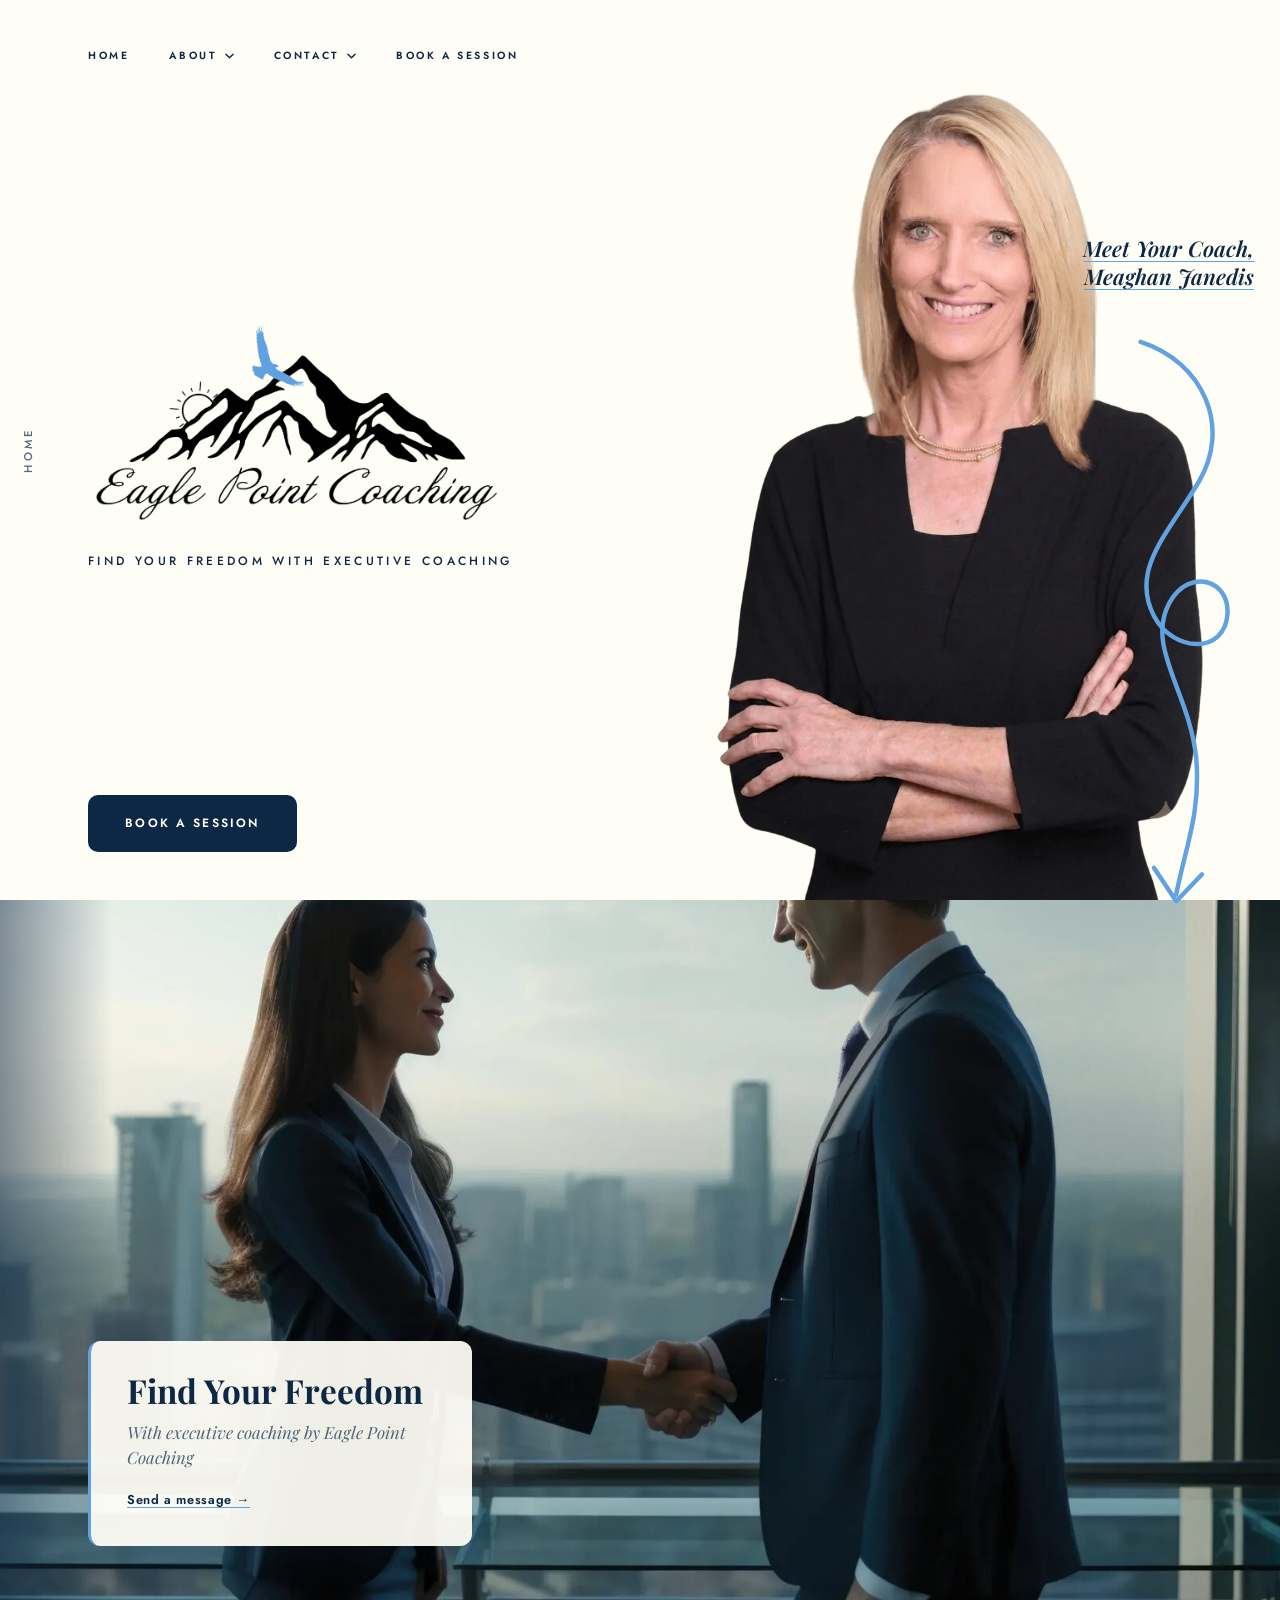
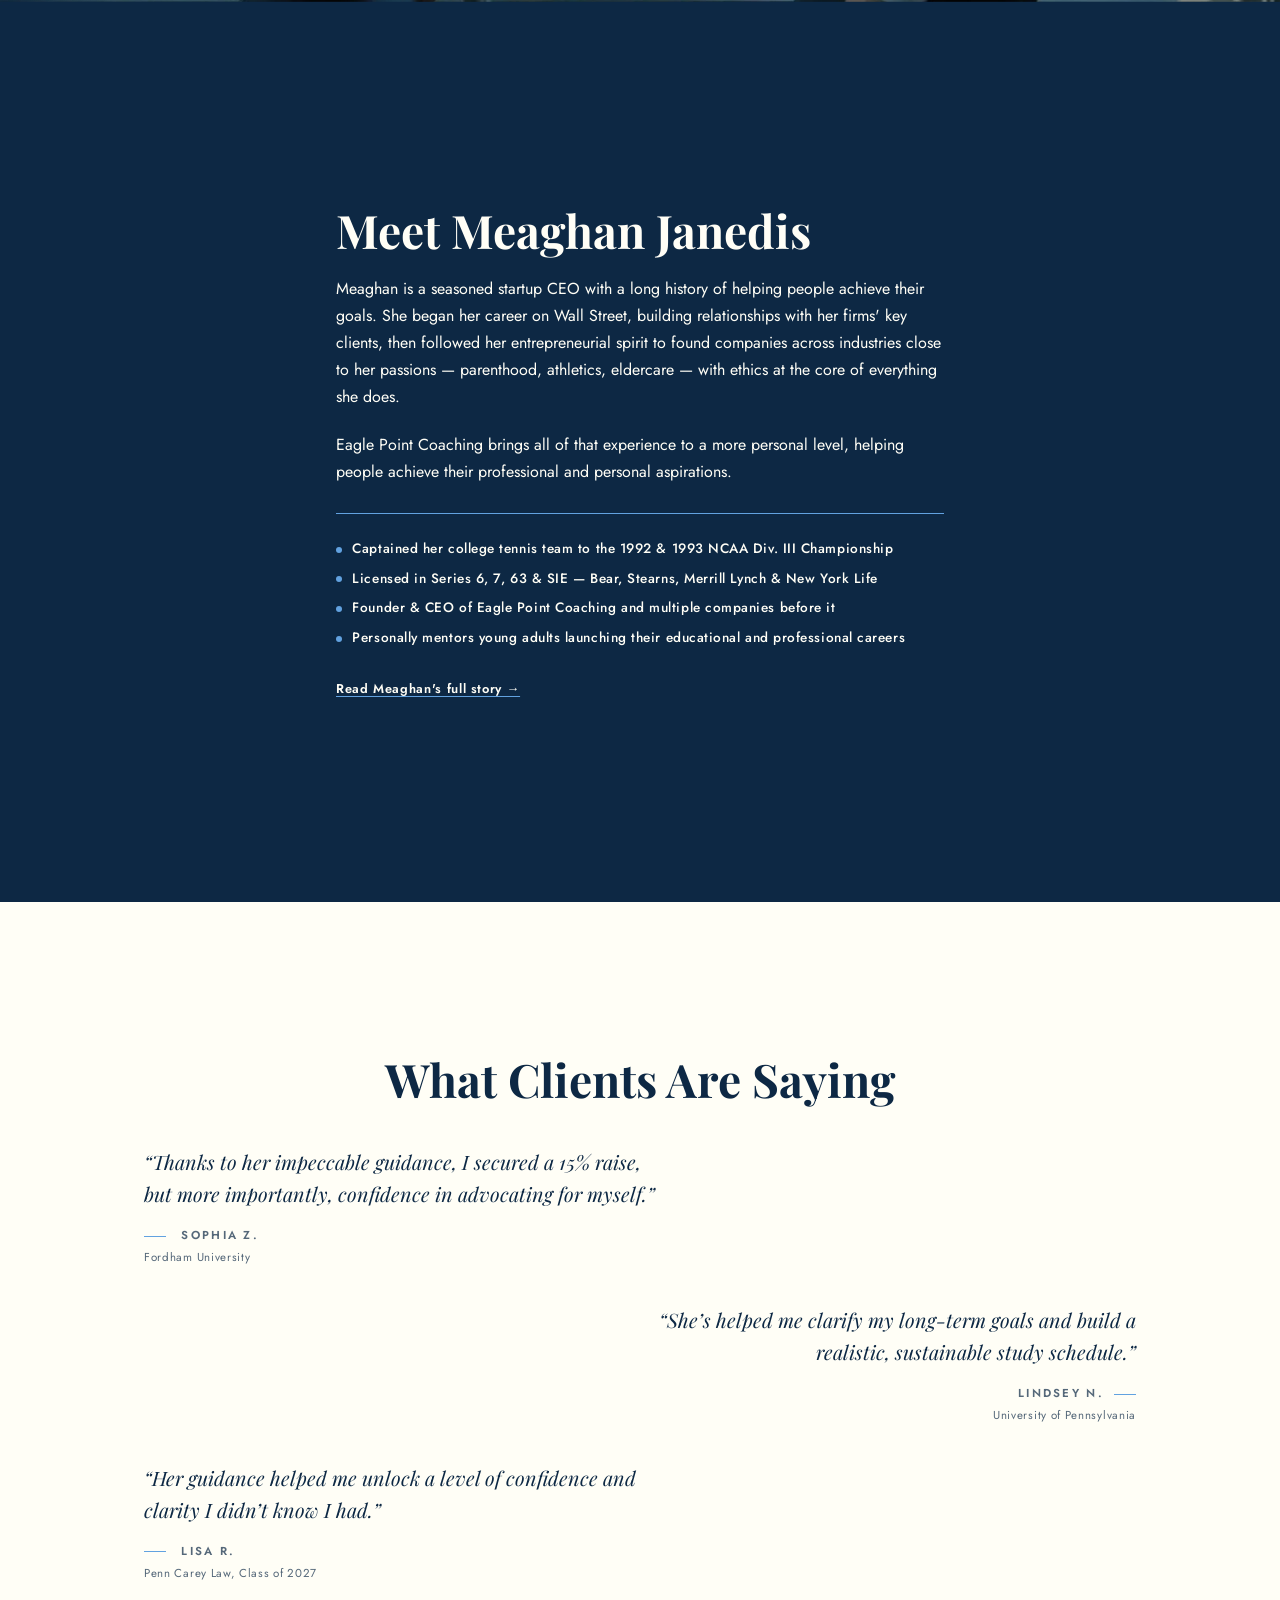
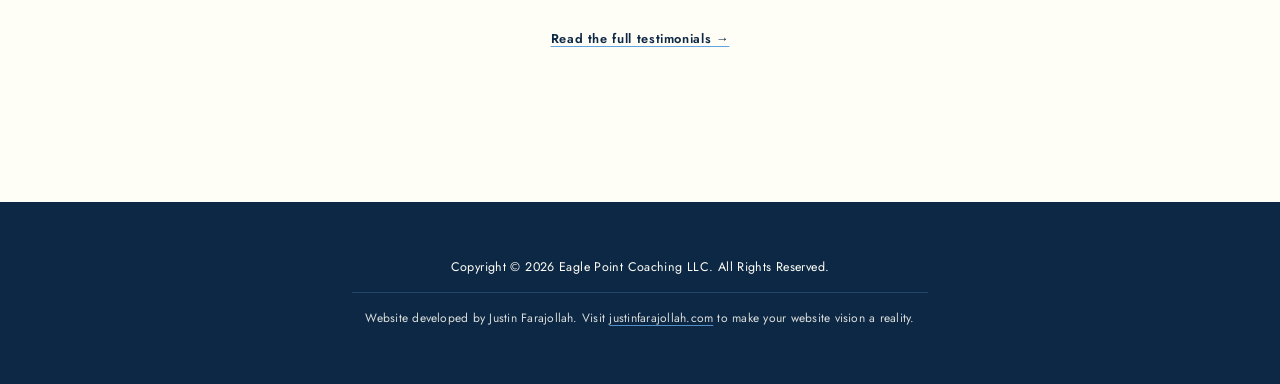
<file: index.html>
<!DOCTYPE html>
<html lang="en">
<head>
<meta charset="UTF-8">
<meta name="viewport" content="width=device-width, initial-scale=1.0">
<title>Eagle Point Coaching | Executive Coach</title>
<meta name="description" content="Eagle Point Coaching offers personalized executive coaching with Meaghan Janedis to help you find clarity, confidence, and freedom in your career.">
<link rel="icon" type="image/png" href="assets/images/favicon.png">
<link rel="preconnect" href="https://fonts.googleapis.com">
<link rel="preconnect" href="https://fonts.gstatic.com" crossorigin>
<link href="https://fonts.googleapis.com/css2?family=Playfair+Display:wght@400;600;700;800&family=Great+Vibes&family=Jost:wght@300;400;500;600&display=swap" rel="stylesheet">
<link rel="stylesheet" href="styles.css">
</head>
<body>

<!-- Two identical stacked copies of the label, one inked navy and one ivory.
     script.js clips each to the exact pixel where the band behind the label
     changes, so a word straddling a boundary splits mid-glyph instead of
     flipping colour all at once. -->
<div class="vertical-label" id="section-label" aria-hidden="true">
  <span class="vertical-label-layer vertical-label-navy"><span class="vertical-label-text">Home</span></span>
  <span class="vertical-label-layer vertical-label-ivory"><span class="vertical-label-text">Home</span></span>
</div>

<!-- SECTION 1: HERO -->
<div class="page" id="home" data-label="Home">

  <!-- LEFT PANEL -->
  <section class="panel panel-left">

    <!-- Shared nav (mobile-nav + corner-menu), injected by script.js
         from the single NAV_GROUPS list so every page stays in sync -->
    <div id="site-nav"></div>

    <div class="left-content">
      <h1><img class="hero-logo" src="assets/images/eagle-point-logo.png" alt="Eagle Point Coaching logo"></h1>

      <p class="subheading">Find Your Freedom With Executive Coaching</p>
    </div>

    <div class="bottom-left">
      <a href="book-a-session.html" class="book-btn">Book a Session</a>
    </div>

  </section>

  <!-- RIGHT PANEL -->
  <section class="panel panel-right">
    <a href="#about-meaghan" class="photo-callout">Meet Your Coach,<br>Meaghan Janedis</a>

    <img class="meaghan-photo" src="images/meaghan-janedis.png" alt="Meaghan Janedis, executive coach">
  </section>

  <!-- Brand guide arrow: swoops from the callout down into the section below -->
  <svg class="guide-arrow guide-arrow-hero" viewBox="0 0 140 560" fill="none" preserveAspectRatio="xMidYMax meet" aria-hidden="true">
    <path d="M40 16
             C96 34 122 92 92 142
             C66 186 30 220 52 262
             C70 296 116 296 118 260
             C120 230 84 218 66 250
             C44 290 84 330 90 390
             C94 440 80 470 72 512"
          stroke="currentColor" stroke-width="4" stroke-linecap="round"/>
    <path d="M52 488 L72 518 L95 494"
          stroke="currentColor" stroke-width="4" stroke-linecap="round" stroke-linejoin="round"/>
  </svg>

</div>

<!-- PHOTO BAND: the window photo and "Find Your Freedom" card from Meaghan's
     previous site. Labelled Home as the tail of the opening screen; no
     .section-dark, so it stays out of the ivory/navy alternation. -->
<section class="photo-band" data-label="Home">
  <div class="photo-band-frame">
    <img class="photo-band-img" src="assets/images/skyline-couple.jpg" width="2000" height="1080" loading="lazy" decoding="async" alt="Two professionals shaking hands at a floor-to-ceiling window overlooking a city skyline">
  </div>
  <div class="photo-band-card">
    <h2 class="photo-band-heading">Find Your Freedom</h2>
    <p class="photo-band-text">With executive coaching by Eagle Point Coaching</p>
    <a href="send-a-message.html" class="about-link">Send a message &rarr;</a>
  </div>
</section>

<!-- SECTION 2: ABOUT (even section: navy band) -->
<section class="about section-dark" id="about-meaghan" data-label="About">

  <div class="about-content">
    <h2 class="about-heading">Meet Meaghan Janedis</h2>
    <p class="about-text">
      Meaghan is a seasoned startup CEO with a long history of helping people
      achieve their goals. She began her career on Wall Street, building
      relationships with her firms' key clients, then followed her
      entrepreneurial spirit to found companies across industries close to her
      passions &mdash; parenthood, athletics, eldercare &mdash; with ethics at
      the core of everything she does.
    </p>
    <p class="about-text">
      Eagle Point Coaching brings all of that experience to a more personal
      level, helping people achieve their professional and personal
      aspirations.
    </p>
    <ul class="about-credentials">
      <li>Captained her college tennis team to the 1992 &amp; 1993 NCAA Div. III Championship</li>
      <li>Licensed in Series 6, 7, 63 &amp; SIE &mdash; Bear, Stearns, Merrill Lynch &amp; New York Life</li>
      <li>Founder &amp; CEO of Eagle Point Coaching and multiple companies before it</li>
      <li>Personally mentors young adults launching their educational and professional careers</li>
    </ul>
    <a href="about-meaghan.html" class="about-link">Read Meaghan's full story &rarr;</a>
  </div>
</section>

<!-- SECTION 3: TESTIMONIALS (odd section: ivory band) -->
<section class="testimonials" id="testimonials" data-label="Testimonials">

  <!-- Guide arrow variant E: the same "cross the band boundary" gesture as
       the hero arrow that leads into About, mirrored onto the left margin —
       it carries the eye out of the navy band and down into the first quote -->
  <svg class="guide-arrow guide-arrow-testimonials" viewBox="0 0 130 396" fill="none" preserveAspectRatio="xMidYMid meet" aria-hidden="true">
    <path d="M98 10
             C46 26 18 78 46 122
             C70 160 114 152 110 116
             C106 88 68 92 64 128
             C58 182 100 210 92 262
             C86 306 74 334 80 380"
          stroke="currentColor" stroke-width="4" stroke-linecap="round"/>
    <path d="M60 356 L80 386 L103 362"
          stroke="currentColor" stroke-width="4" stroke-linecap="round" stroke-linejoin="round"/>
  </svg>

  <div class="testimonials-inner">
    <h2 class="testimonials-heading">What Clients Are Saying</h2>

    <div class="quote-stack">

      <figure class="quote-block quote-left">
        <blockquote>&ldquo;Thanks to her impeccable guidance, I secured a 15% raise, but more importantly, confidence in advocating for myself.&rdquo;</blockquote>
        <figcaption class="quote-attribution">
          Sophia Z.
          <span class="quote-affiliation">Fordham University</span>
        </figcaption>
      </figure>

      <figure class="quote-block quote-right">
        <blockquote>&ldquo;She&rsquo;s helped me clarify my long-term goals and build a realistic, sustainable study schedule.&rdquo;</blockquote>
        <figcaption class="quote-attribution">
          Lindsey N.
          <span class="quote-affiliation">University of Pennsylvania</span>
        </figcaption>
      </figure>

      <figure class="quote-block quote-left">
        <blockquote>&ldquo;Her guidance helped me unlock a level of confidence and clarity I didn&rsquo;t know I had.&rdquo;</blockquote>
        <figcaption class="quote-attribution">
          Lisa R.
          <span class="quote-affiliation">Penn Carey Law, Class of 2027</span>
        </figcaption>
      </figure>

    </div>

    <!-- these are excerpts; the full four live on their own page, the same
         way the About section hands off to Meaghan's full story -->
    <p class="testimonials-more">
      <a href="testimonials.html" class="about-link">Read the full testimonials &rarr;</a>
    </p>
  </div>
</section>

<!-- Shared footer, injected by script.js -->
<div id="site-footer"></div>

<script src="script.js"></script>
</body>
</html>
</file>
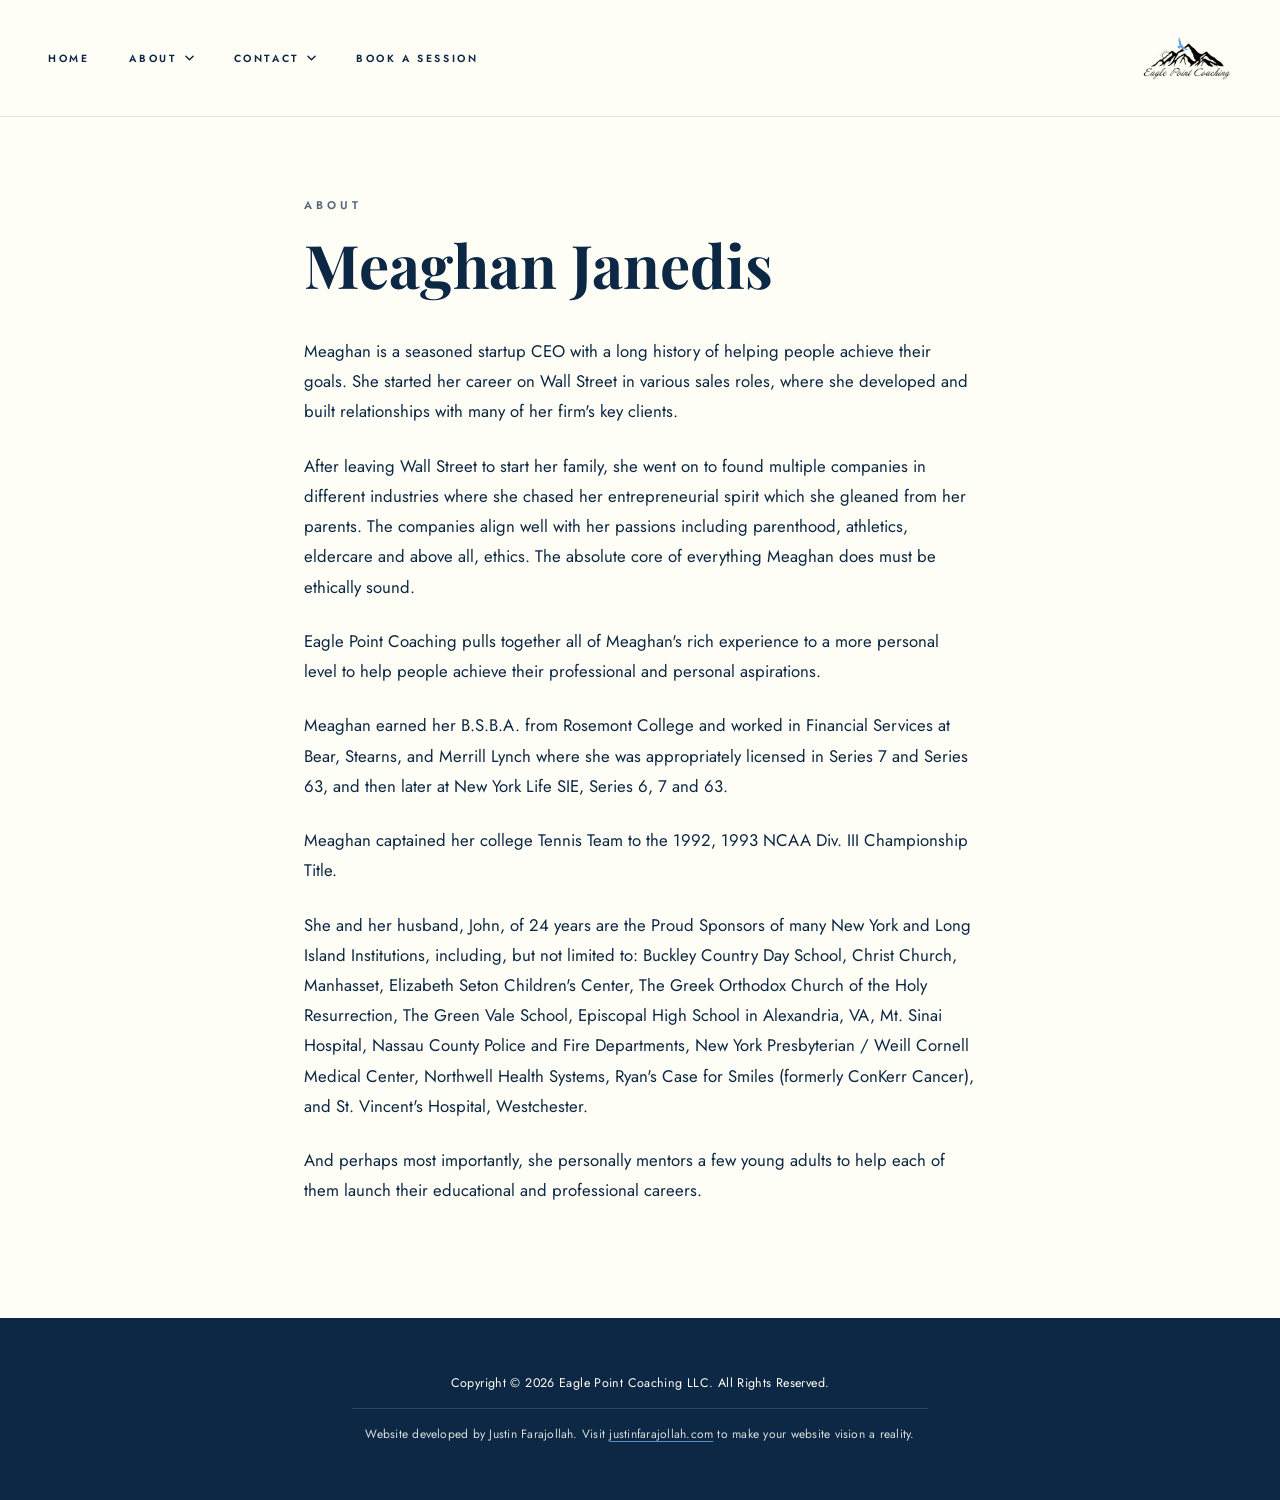
<file: about-meaghan.html>
<!DOCTYPE html>
<html lang="en">
<head>
<meta charset="UTF-8">
<meta name="viewport" content="width=device-width, initial-scale=1.0">
<title>About Meaghan Janedis | Eagle Point Coaching</title>
<meta name="description" content="Meet Meaghan Janedis, founder of Eagle Point Coaching — a former Wall Street sales leader and serial entrepreneur who now coaches clients toward their professional and personal goals.">
<link rel="icon" type="image/png" href="assets/images/favicon.png">
<link rel="preconnect" href="https://fonts.googleapis.com">
<link rel="preconnect" href="https://fonts.gstatic.com" crossorigin>
<link href="https://fonts.googleapis.com/css2?family=Playfair+Display:wght@400;600;700;800&family=Great+Vibes&family=Jost:wght@300;400;500;600&display=swap" rel="stylesheet">
<link rel="stylesheet" href="styles.css">
</head>
<body>

<header class="story-header">
  <!-- Shared nav (mobile-nav + corner-menu), injected by script.js.
       Section links here resolve to index.html#section since this page
       doesn't contain those sections itself. -->
  <div id="site-nav"></div>

  <!-- Logo sits on the right on every page but the homepage; it doubles
       as the way back to the homepage, so there's no separate back link -->
  <a href="index.html" class="story-wordmark"><img class="story-logo" src="assets/images/eagle-point-logo.png" alt="Eagle Point Coaching logo"></a>
</header>

<main class="story">


  <p class="eyebrow">About</p>
  <h1 class="story-heading">Meaghan Janedis</h1>

  <div class="story-body">
    <p>
      Meaghan is a seasoned startup CEO with a long history of helping
      people achieve their goals. She started her career on Wall Street in
      various sales roles, where she developed and built relationships with
      many of her firm's key clients.
    </p>
    <p>
      After leaving Wall Street to start her family, she went on to found
      multiple companies in different industries where she chased her
      entrepreneurial spirit which she gleaned from her parents. The companies
      align well with her passions including parenthood, athletics, eldercare
      and above all, ethics. The absolute core of everything Meaghan does must
      be ethically sound.
    </p>
    <p>
      Eagle Point Coaching pulls together all of Meaghan's rich experience to a
      more personal level to help people achieve their professional and
      personal aspirations.
    </p>
    <p>
      Meaghan earned her B.S.B.A. from Rosemont College and worked in Financial
      Services at Bear, Stearns, and Merrill Lynch where she was appropriately
      licensed in Series 7 and Series 63, and then later at New York Life SIE,
      Series 6, 7 and 63.
    </p>
    <p>
      Meaghan captained her college Tennis Team to the 1992, 1993 NCAA Div. III
      Championship Title.
    </p>
    <p>
      She and her husband, John, of 24 years are the Proud Sponsors of many New
      York and Long Island Institutions, including, but not limited to: Buckley
      Country Day School, Christ Church, Manhasset, Elizabeth Seton Children's
      Center, The Greek Orthodox Church of the Holy Resurrection, The Green
      Vale School, Episcopal High School in Alexandria, VA, Mt. Sinai Hospital,
      Nassau County Police and Fire Departments, New York Presbyterian / Weill
      Cornell Medical Center, Northwell Health Systems, Ryan's Case for Smiles
      (formerly ConKerr Cancer), and St. Vincent's Hospital, Westchester.
    </p>
    <p>
      And perhaps most importantly, she personally mentors a few young adults
      to help each of them launch their educational and professional careers.
    </p>
  </div>
</main>

<!-- Shared footer, injected by script.js -->
<div id="site-footer"></div>

<script src="script.js"></script>
</body>
</html>
</file>
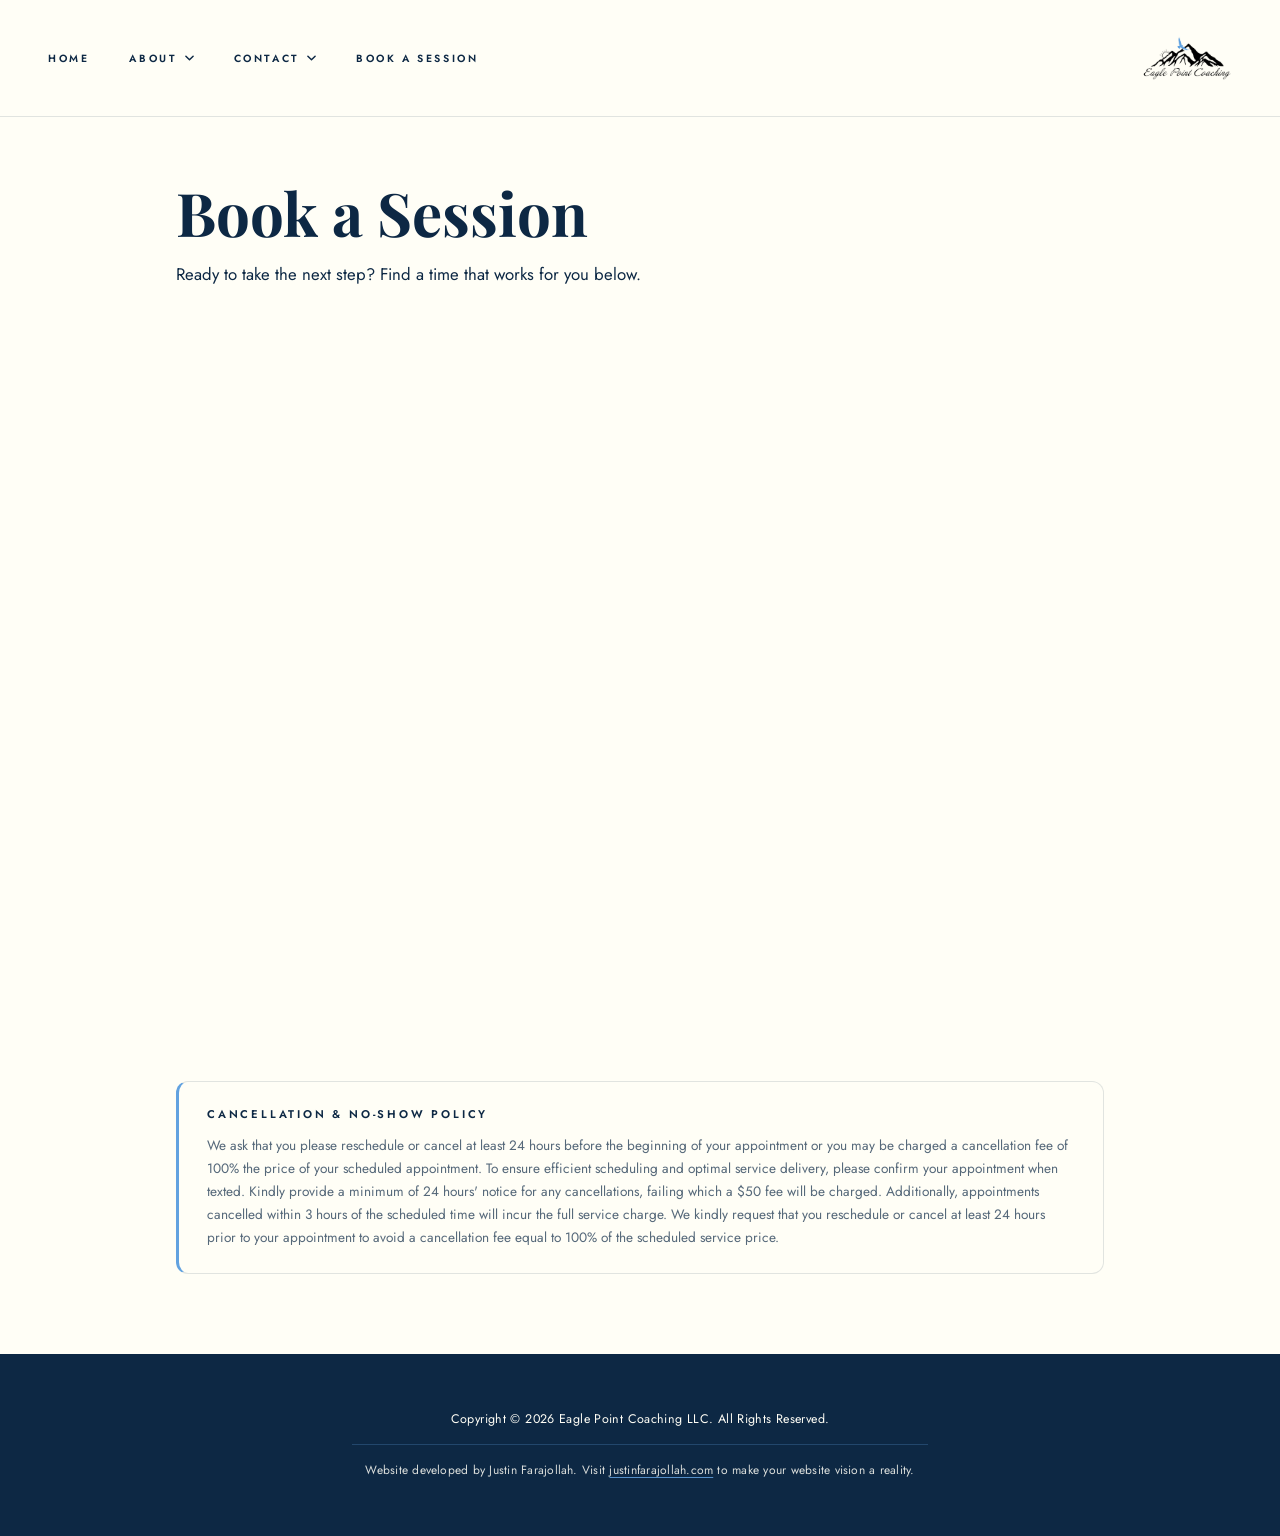
<file: book-a-session.html>
<!DOCTYPE html>
<html lang="en">
<head>
<meta charset="UTF-8">
<meta name="viewport" content="width=device-width, initial-scale=1.0">
<title>Book a Session | Eagle Point Coaching</title>
<meta name="description" content="Schedule your executive coaching session with Meaghan Janedis at Eagle Point Coaching.">
<link rel="icon" type="image/png" href="assets/images/favicon.png">
<link rel="preconnect" href="https://fonts.googleapis.com">
<link rel="preconnect" href="https://fonts.gstatic.com" crossorigin>
<link href="https://fonts.googleapis.com/css2?family=Playfair+Display:wght@400;600;700;800&family=Great+Vibes&family=Jost:wght@300;400;500;600&display=swap" rel="stylesheet">
<link rel="stylesheet" href="styles.css">
</head>
<body>

<header class="story-header">
  <!-- Shared nav (mobile-nav + corner-menu), injected by script.js -->
  <div id="site-nav"></div>

  <!-- Logo sits on the right on every page but the homepage; it doubles
       as the way back to the homepage, so there's no separate back link -->
  <a href="index.html" class="story-wordmark"><img class="story-logo" src="assets/images/eagle-point-logo.png" alt="Eagle Point Coaching logo"></a>
</header>

<main class="booking">
  <h1 class="story-heading">Book a Session</h1>
  <p class="booking-intro">Ready to take the next step? Find a time that works for you below.</p>

  <!-- Calendly inline embed -->
  <div class="calendly-inline-widget" data-url="https://calendly.com/mj-eaglepointcoaching?hide_gdpr_banner=1"></div>
  <script type="text/javascript" src="https://assets.calendly.com/assets/external/widget.js" async></script>

  <aside class="policy-card" aria-label="Cancellation and no-show policy">
    <h2 class="policy-heading">Cancellation &amp; No-Show Policy</h2>
    <p>
      We ask that you please reschedule or cancel at least 24 hours before the
      beginning of your appointment or you may be charged a cancellation fee of
      100% the price of your scheduled appointment. To ensure efficient
      scheduling and optimal service delivery, please confirm your appointment
      when texted. Kindly provide a minimum of 24 hours' notice for any
      cancellations, failing which a $50 fee will be charged. Additionally,
      appointments cancelled within 3 hours of the scheduled time will incur
      the full service charge. We kindly request that you reschedule or cancel
      at least 24 hours prior to your appointment to avoid a cancellation fee
      equal to 100% of the scheduled service price.
    </p>
  </aside>
</main>

<!-- Shared footer, injected by script.js -->
<div id="site-footer"></div>

<script src="script.js"></script>
</body>
</html>
</file>
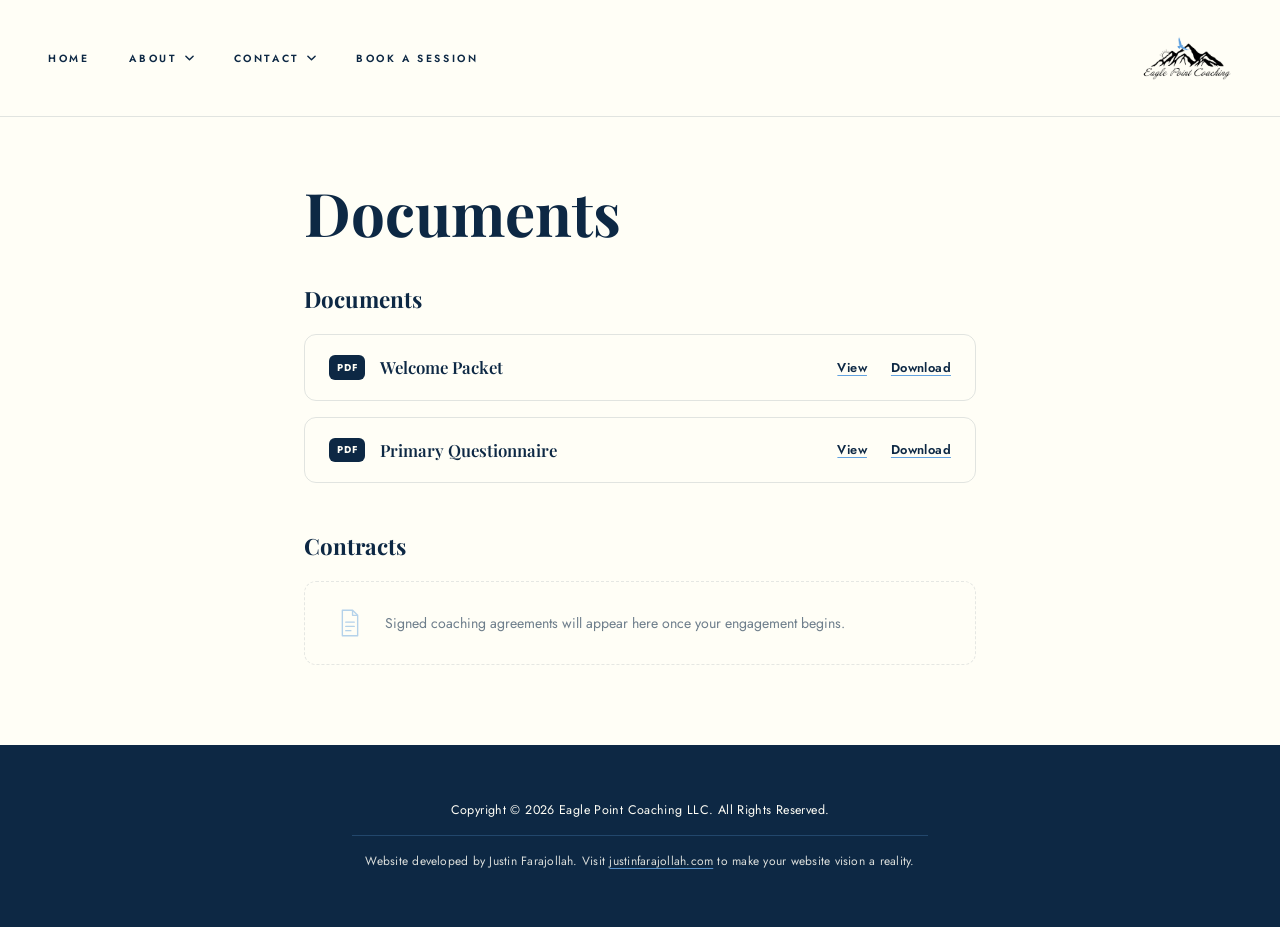
<file: documents.html>
<!DOCTYPE html>
<html lang="en">
<head>
<meta charset="UTF-8">
<meta name="viewport" content="width=device-width, initial-scale=1.0">
<title>Documents | Eagle Point Coaching</title>
<meta name="description" content="Access Eagle Point Coaching's welcome packet, client questionnaire, and coaching agreements in one place.">
<link rel="icon" type="image/png" href="assets/images/favicon.png">
<link rel="preconnect" href="https://fonts.googleapis.com">
<link rel="preconnect" href="https://fonts.gstatic.com" crossorigin>
<link href="https://fonts.googleapis.com/css2?family=Playfair+Display:wght@400;600;700;800&family=Great+Vibes&family=Jost:wght@300;400;500;600&display=swap" rel="stylesheet">
<link rel="stylesheet" href="styles.css">
</head>
<body>

<header class="story-header">
  <!-- Shared nav (mobile-nav + corner-menu), injected by script.js -->
  <div id="site-nav"></div>

  <!-- Logo sits on the right on every page but the homepage; it doubles
       as the way back to the homepage, so there's no separate back link -->
  <a href="index.html" class="story-wordmark"><img class="story-logo" src="assets/images/eagle-point-logo.png" alt="Eagle Point Coaching logo"></a>
</header>

<main class="documents">
  <h1 class="story-heading">Documents</h1>

  <section class="doc-section">
    <h2 class="doc-section-heading">Documents</h2>

    <div class="doc-list">
      <article class="doc-card">
        <div class="doc-info">
          <span class="doc-type">PDF</span>
          <h3 class="doc-title">Welcome Packet</h3>
        </div>
        <div class="doc-actions">
          <a href="documents/welcome-packet.pdf" target="_blank" rel="noopener" class="doc-action">View</a>
          <a href="documents/welcome-packet.pdf" download class="doc-action">Download</a>
        </div>
      </article>

      <article class="doc-card">
        <div class="doc-info">
          <span class="doc-type">PDF</span>
          <h3 class="doc-title">Primary Questionnaire</h3>
        </div>
        <div class="doc-actions">
          <a href="documents/primary-questionnaire.pdf" target="_blank" rel="noopener" class="doc-action">View</a>
          <a href="documents/primary-questionnaire.pdf" download class="doc-action">Download</a>
        </div>
      </article>
    </div>
  </section>

  <section class="doc-section">
    <h2 class="doc-section-heading">Contracts</h2>

    <div class="doc-empty">
      <svg class="doc-empty-icon" viewBox="0 0 40 40" fill="none" aria-hidden="true">
        <path d="M11 5 H23 L29 11 V35 H11 Z" stroke="currentColor" stroke-width="1.6" stroke-linejoin="round"/>
        <path d="M23 5 V11 H29" stroke="currentColor" stroke-width="1.6" stroke-linejoin="round"/>
        <line x1="15" y1="19" x2="25" y2="19" stroke="currentColor" stroke-width="1.6" stroke-linecap="round"/>
        <line x1="15" y1="24" x2="25" y2="24" stroke="currentColor" stroke-width="1.6" stroke-linecap="round"/>
        <line x1="15" y1="29" x2="21" y2="29" stroke="currentColor" stroke-width="1.6" stroke-linecap="round"/>
      </svg>
      <p>Signed coaching agreements will appear here once your engagement begins.</p>
    </div>
  </section>
</main>

<!-- Shared footer, injected by script.js -->
<div id="site-footer"></div>

<script src="script.js"></script>
</body>
</html>
</file>
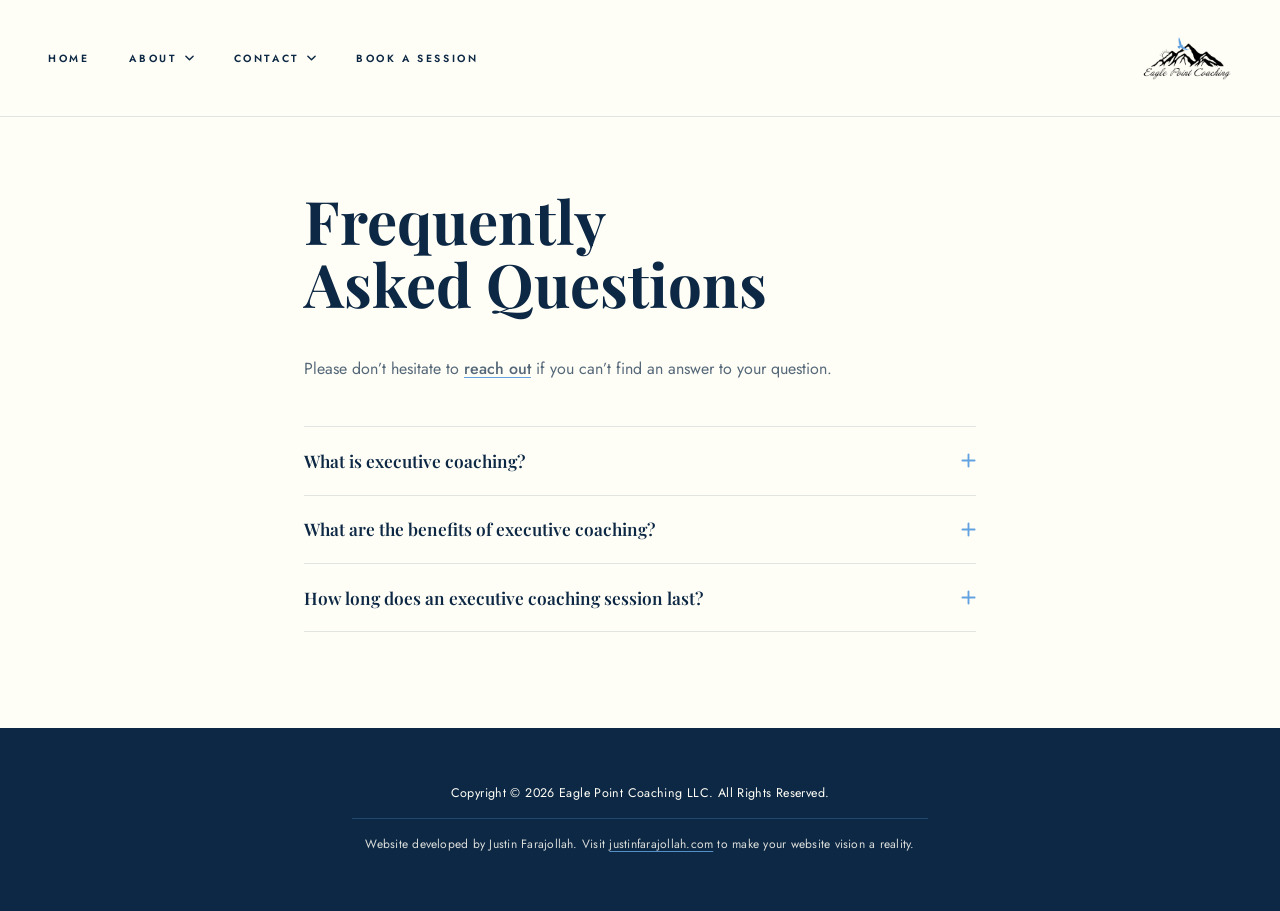
<file: faq.html>
<!DOCTYPE html>
<html lang="en">
<head>
<meta charset="UTF-8">
<meta name="viewport" content="width=device-width, initial-scale=1.0">
<title>FAQ | Eagle Point Coaching</title>
<meta name="description" content="Answers to common questions about executive coaching with Eagle Point Coaching, including session length, benefits, and getting started.">
<link rel="icon" type="image/png" href="assets/images/favicon.png">
<link rel="preconnect" href="https://fonts.googleapis.com">
<link rel="preconnect" href="https://fonts.gstatic.com" crossorigin>
<link href="https://fonts.googleapis.com/css2?family=Playfair+Display:wght@400;600;700;800&family=Great+Vibes&family=Jost:wght@300;400;500;600&display=swap" rel="stylesheet">
<link rel="stylesheet" href="styles.css">
</head>
<body>

<header class="story-header">
  <!-- Shared nav (mobile-nav + corner-menu), injected by script.js -->
  <div id="site-nav"></div>

  <!-- Logo sits on the right on every page but the homepage; it doubles
       as the way back to the homepage, so there's no separate back link -->
  <a href="index.html" class="story-wordmark"><img class="story-logo" src="assets/images/eagle-point-logo.png" alt="Eagle Point Coaching logo"></a>
</header>

<main class="faq">
  <h1 class="story-heading">Frequently Asked Questions</h1>

  <p class="faq-intro">
    Please don&rsquo;t hesitate to <a href="send-a-message.html" class="faq-link">reach out</a> if you
    can&rsquo;t find an answer to your question.
  </p>

  <!-- <details> rather than buttons and script: the open/closed state,
       keyboard support and screen-reader semantics come for free, and the
       accordion still works if script.js never loads -->
  <div class="faq-list">

    <details class="faq-item">
      <summary class="faq-question">
        What is executive coaching?
        <svg class="faq-icon" viewBox="0 0 16 16" fill="none" aria-hidden="true">
          <line x1="1.5" y1="8" x2="14.5" y2="8" stroke="currentColor" stroke-width="2" stroke-linecap="round"/>
          <line class="faq-icon-bar" x1="8" y1="1.5" x2="8" y2="14.5" stroke="currentColor" stroke-width="2" stroke-linecap="round"/>
        </svg>
      </summary>
      <p class="faq-answer">
        Executive coaching is a professional development tool that helps leaders
        improve their performance and grow, which can lead to increased
        organizational efficiency and productivity. It involves one-on-one
        sessions between a coach and a leader, or team, where the coach helps the
        leader identify goals, work through challenges, and build the skills and
        confidence needed to perform at their best.
      </p>
    </details>

    <details class="faq-item">
      <summary class="faq-question">
        What are the benefits of executive coaching?
        <svg class="faq-icon" viewBox="0 0 16 16" fill="none" aria-hidden="true">
          <line x1="1.5" y1="8" x2="14.5" y2="8" stroke="currentColor" stroke-width="2" stroke-linecap="round"/>
          <line class="faq-icon-bar" x1="8" y1="1.5" x2="8" y2="14.5" stroke="currentColor" stroke-width="2" stroke-linecap="round"/>
        </svg>
      </summary>
      <p class="faq-answer">
        Executive coaching can have many benefits for individuals and
        organizations, including personal growth, leadership development, better
        work-life balance, and fresh perspective on challenges you&rsquo;re facing.
      </p>
    </details>

    <details class="faq-item">
      <summary class="faq-question">
        How long does an executive coaching session last?
        <svg class="faq-icon" viewBox="0 0 16 16" fill="none" aria-hidden="true">
          <line x1="1.5" y1="8" x2="14.5" y2="8" stroke="currentColor" stroke-width="2" stroke-linecap="round"/>
          <line class="faq-icon-bar" x1="8" y1="1.5" x2="8" y2="14.5" stroke="currentColor" stroke-width="2" stroke-linecap="round"/>
        </svg>
      </summary>
      <p class="faq-answer">
        Executive coaching sessions can vary in length and frequency, but
        typically last an hour and recur weekly. The length and frequency of
        sessions can vary depending on the needs of the client, so we suggest
        beginning by
        <a href="book-a-session.html" class="faq-link">scheduling an initial session</a>.
      </p>
    </details>

  </div>
</main>

<!-- Shared footer, injected by script.js -->
<div id="site-footer"></div>

<script src="script.js"></script>
</body>
</html>
</file>
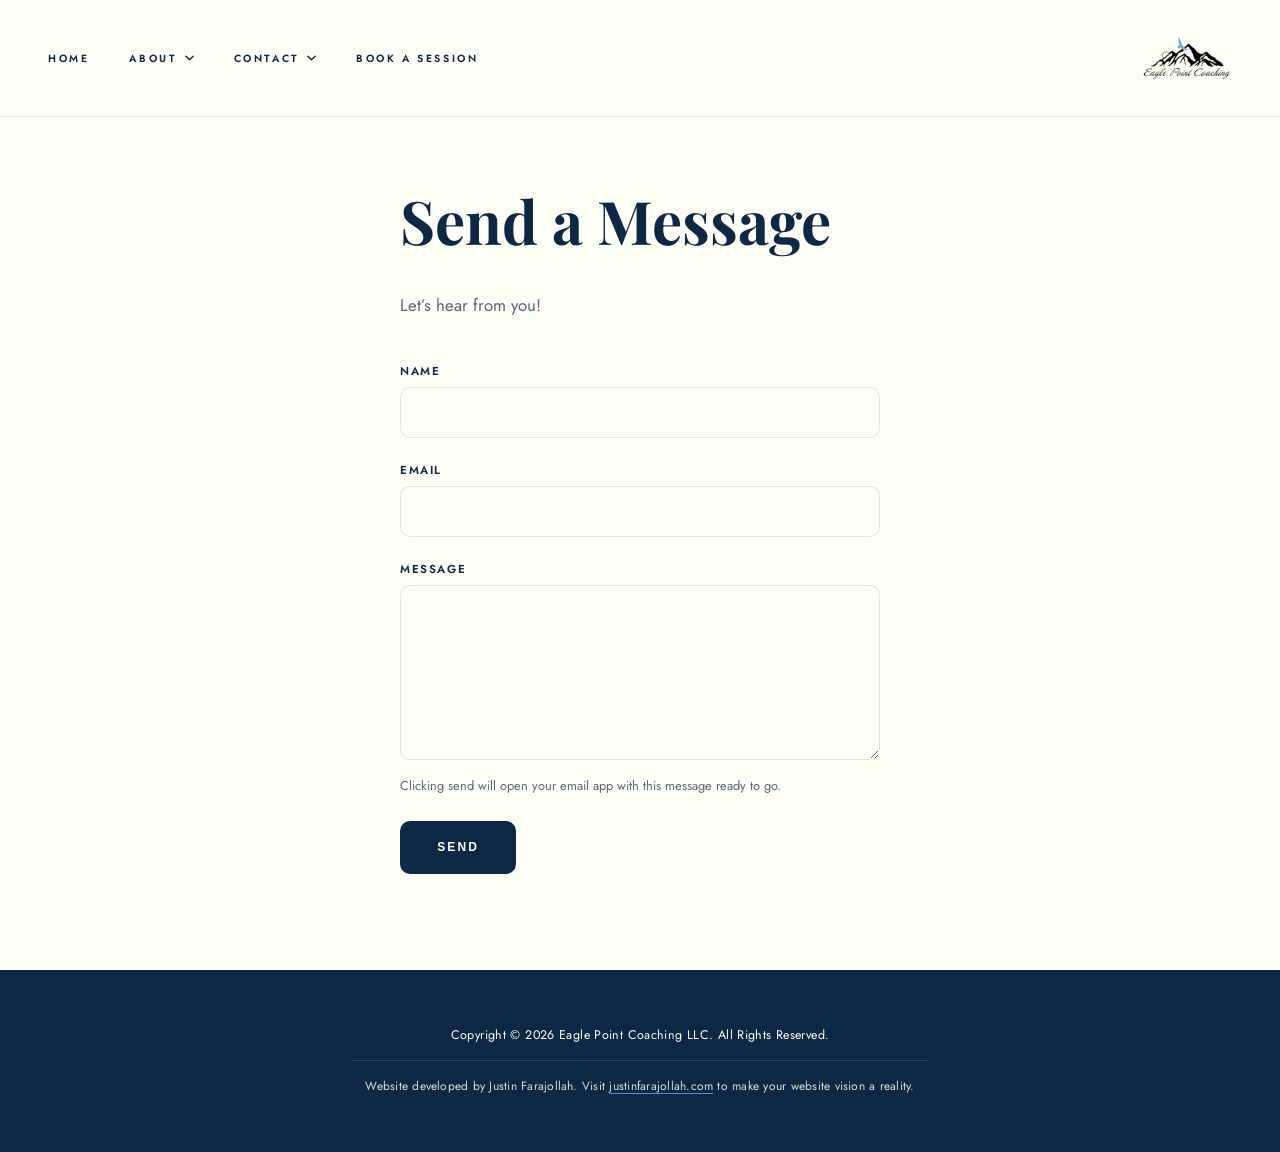
<file: send-a-message.html>
<!DOCTYPE html>
<html lang="en">
<head>
<meta charset="UTF-8">
<meta name="viewport" content="width=device-width, initial-scale=1.0">
<title>Send a Message | Eagle Point Coaching</title>
<meta name="description" content="Get in touch with Eagle Point Coaching to ask a question or start your executive coaching journey.">
<link rel="icon" type="image/png" href="assets/images/favicon.png">
<link rel="preconnect" href="https://fonts.googleapis.com">
<link rel="preconnect" href="https://fonts.gstatic.com" crossorigin>
<link href="https://fonts.googleapis.com/css2?family=Playfair+Display:wght@400;600;700;800&family=Great+Vibes&family=Jost:wght@300;400;500;600&display=swap" rel="stylesheet">
<link rel="stylesheet" href="styles.css">
</head>
<body>

<header class="story-header">
  <!-- Shared nav (mobile-nav + corner-menu), injected by script.js -->
  <div id="site-nav"></div>

  <!-- Logo sits on the right on every page but the homepage; it doubles
       as the way back to the homepage, so there's no separate back link -->
  <a href="index.html" class="story-wordmark"><img class="story-logo" src="assets/images/eagle-point-logo.png" alt="Eagle Point Coaching logo"></a>
</header>

<main class="contact">
  <h1 class="story-heading">Send a Message</h1>
  <p class="contact-subheading">Let&rsquo;s hear from you!</p>

  <!-- Not a submitting form — there's no backend. Clicking Send hands the
       values to a mailto: link instead, built by script.js. -->
  <form class="contact-form" id="contact-form" novalidate>
    <div class="form-field">
      <label for="contact-name">Name</label>
      <input type="text" id="contact-name" name="name" autocomplete="name">
    </div>

    <div class="form-field">
      <label for="contact-email">Email</label>
      <input type="email" id="contact-email" name="email" autocomplete="email">
    </div>

    <div class="form-field">
      <label for="contact-message">Message</label>
      <textarea id="contact-message" name="message" rows="6"></textarea>
    </div>

    <p class="contact-helper">Clicking send will open your email app with this message ready to go.</p>

    <p class="contact-status" id="contact-status" role="alert" hidden></p>

    <button type="submit" class="book-btn contact-submit">Send</button>
  </form>
</main>

<!-- Shared footer, injected by script.js -->
<div id="site-footer"></div>

<script src="script.js"></script>
</body>
</html>
</file>
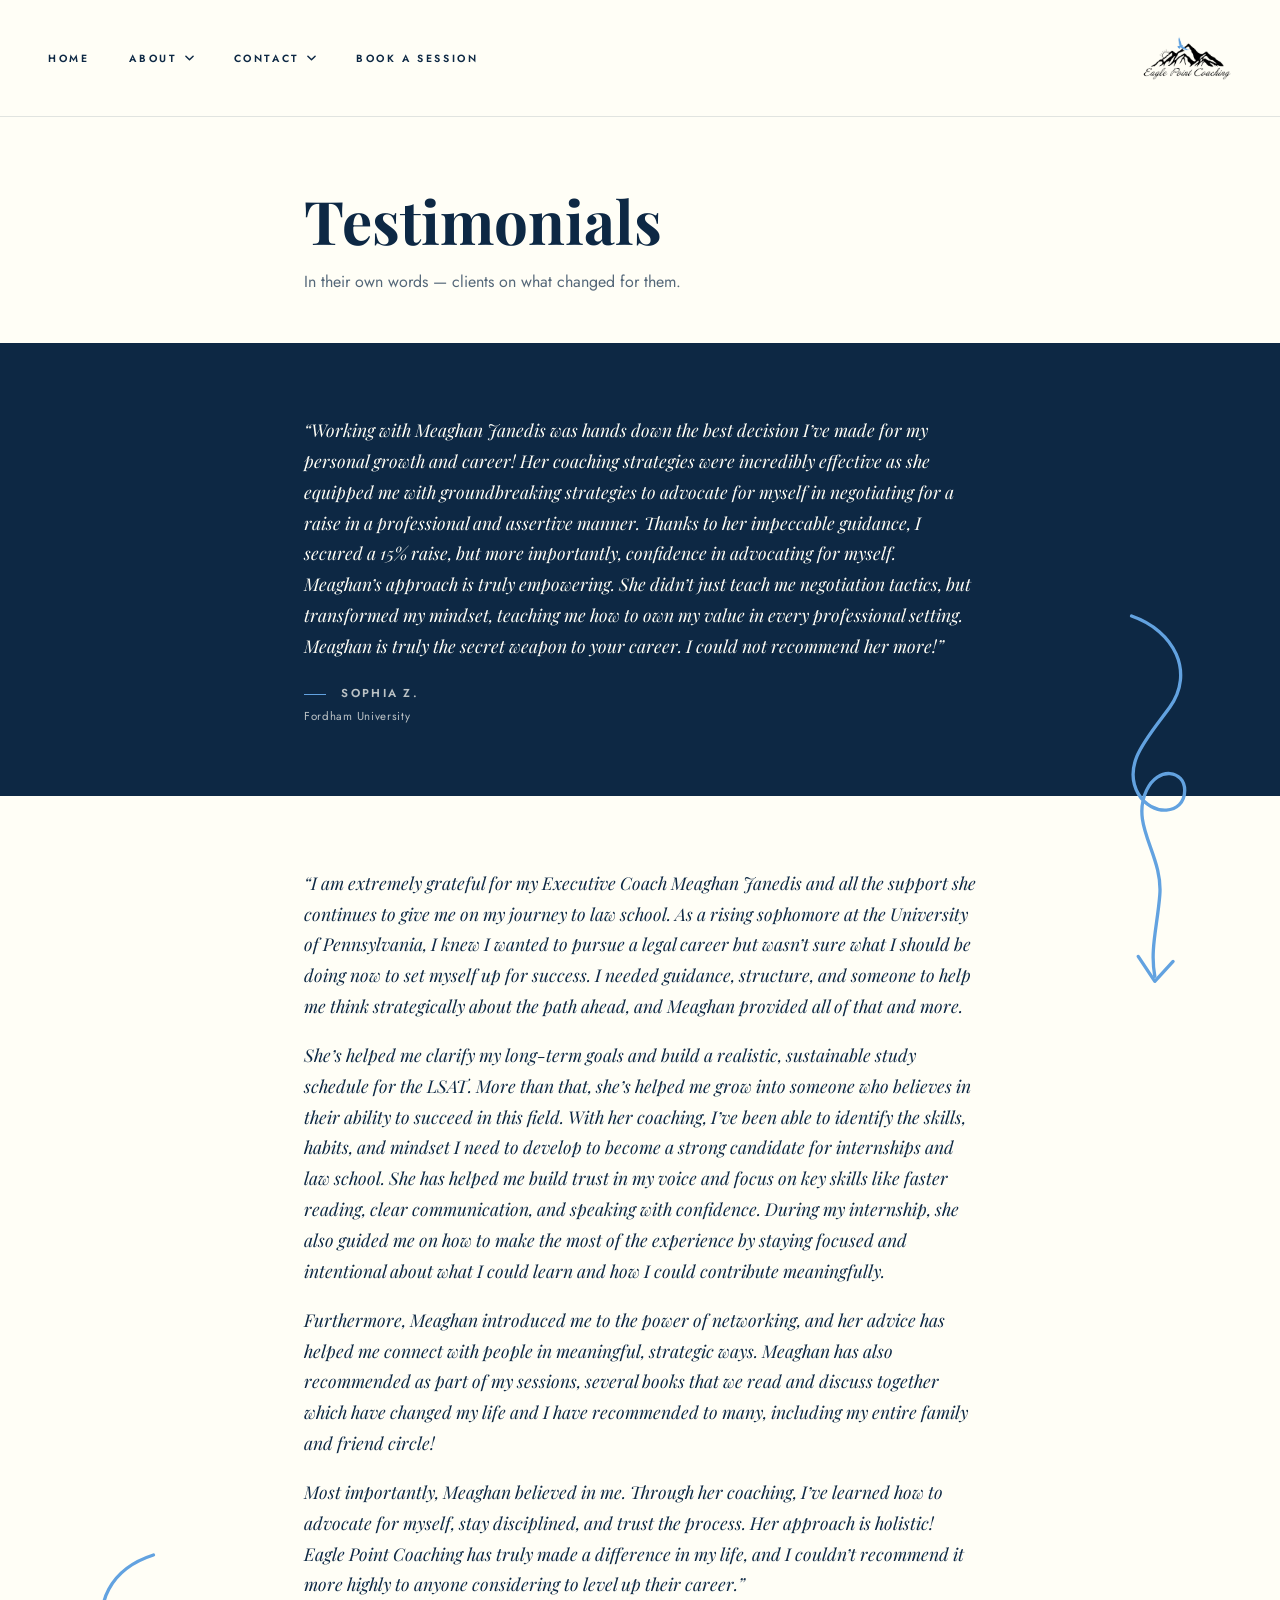
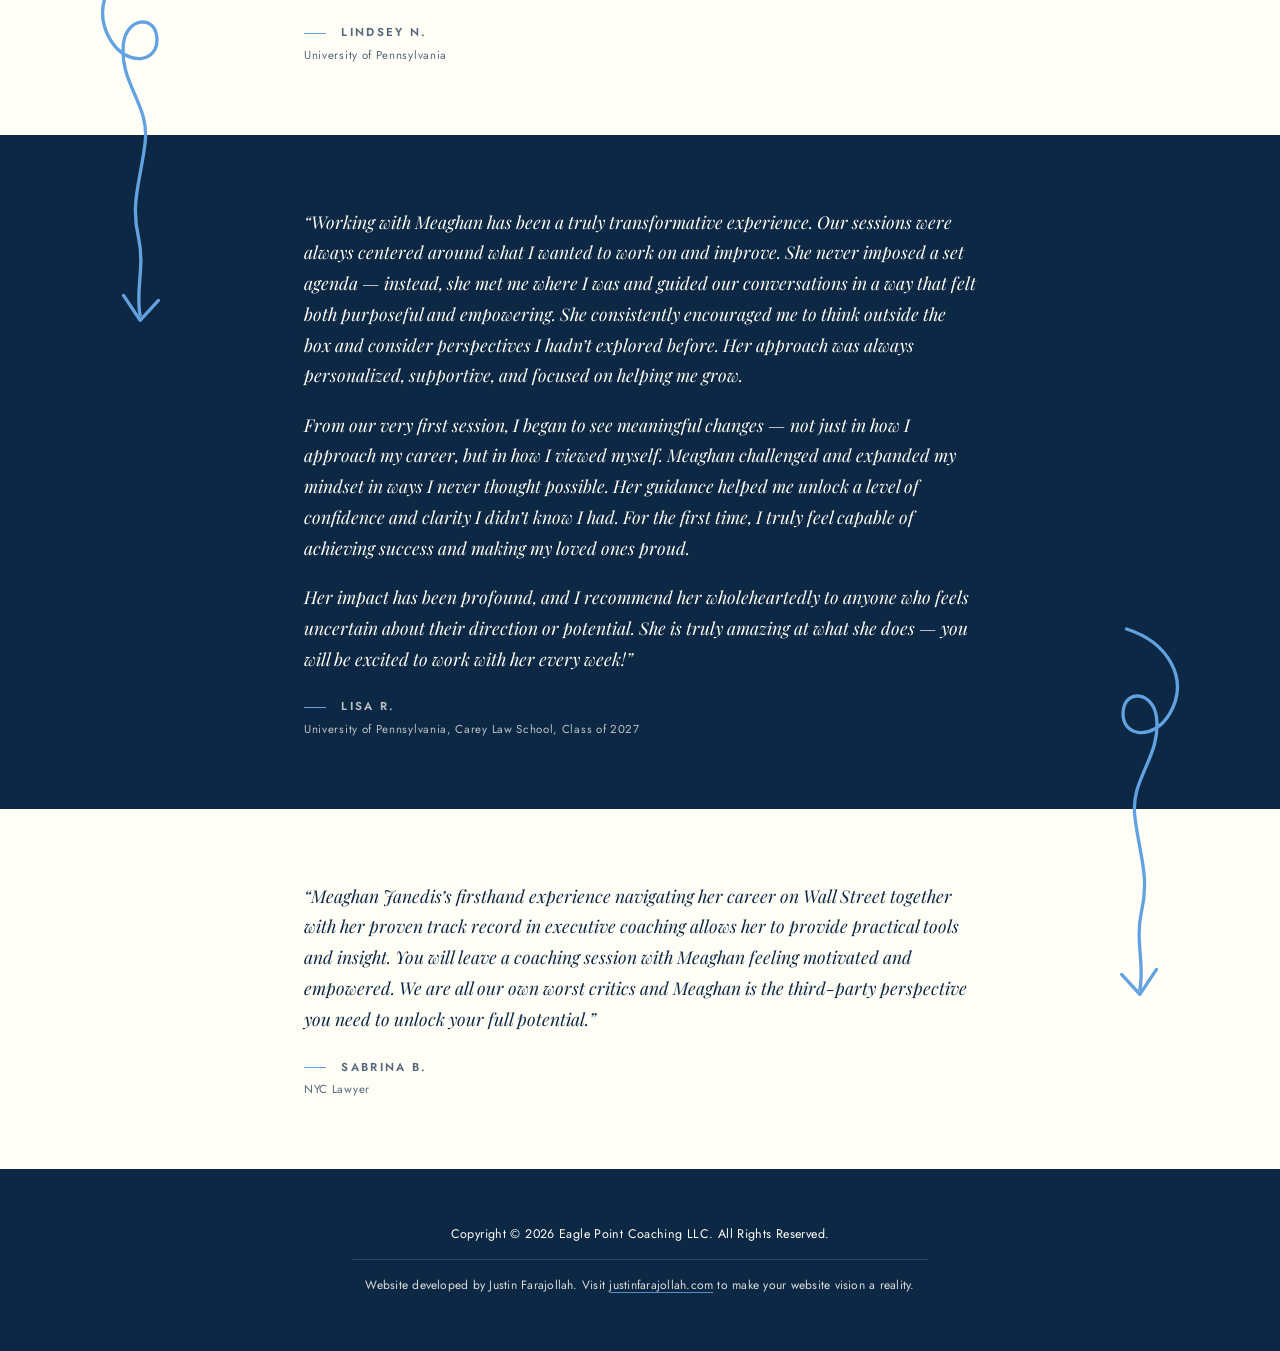
<file: testimonials.html>
<!DOCTYPE html>
<html lang="en">
<head>
<meta charset="UTF-8">
<meta name="viewport" content="width=device-width, initial-scale=1.0">
<title>Testimonials | Eagle Point Coaching</title>
<meta name="description" content="Read what clients of Eagle Point Coaching have to say about working with executive coach Meaghan Janedis.">
<link rel="icon" type="image/png" href="assets/images/favicon.png">
<link rel="preconnect" href="https://fonts.googleapis.com">
<link rel="preconnect" href="https://fonts.gstatic.com" crossorigin>
<link href="https://fonts.googleapis.com/css2?family=Playfair+Display:wght@400;600;700;800&family=Great+Vibes&family=Jost:wght@300;400;500;600&display=swap" rel="stylesheet">
<link rel="stylesheet" href="styles.css">
</head>
<body>

<header class="story-header">
  <!-- Shared nav (mobile-nav + corner-menu), injected by script.js -->
  <div id="site-nav"></div>

  <!-- Logo sits on the right on every page but the homepage; it doubles
       as the way back to the homepage, so there's no separate back link -->
  <a href="index.html" class="story-wordmark"><img class="story-logo" src="assets/images/eagle-point-logo.png" alt="Eagle Point Coaching logo"></a>
</header>

<main>

  <section class="testimonials-intro">
    <h1 class="story-heading">Testimonials</h1>
    <p class="testimonials-intro-text">
      In their own words &mdash; clients on what changed for them.
    </p>
  </section>

  <!-- These run from a single paragraph to four, so they stack as one
       column rather than a zigzag: mismatched block heights would leave
       a grid looking broken. The ivory/navy alternation continues from
       the intro block above and does the dividing, so no rules are
       needed between entries. -->

  <figure class="testimonial-entry section-dark">
    <div class="testimonial-entry-inner">
      <blockquote class="testimonial-quote">
        <p>&ldquo;Working with Meaghan Janedis was hands down the best decision I&rsquo;ve made for my personal growth and career! Her coaching strategies were incredibly effective as she equipped me with groundbreaking strategies to advocate for myself in negotiating for a raise in a professional and assertive manner. Thanks to her impeccable guidance, I secured a 15% raise, but more importantly, confidence in advocating for myself. Meaghan&rsquo;s approach is truly empowering. She didn&rsquo;t just teach me negotiation tactics, but transformed my mindset, teaching me how to own my value in every professional setting. Meaghan is truly the secret weapon to your career. I could not recommend her more!&rdquo;</p>
      </blockquote>
      <figcaption class="quote-attribution">
        Sophia Z.
        <span class="quote-affiliation">Fordham University</span>
      </figcaption>
    </div>
  </figure>

  <figure class="testimonial-entry">
    <!-- Handoff arrow 1 of 3: right side, then alternating down the page.
         Each starts in the band above and lands inside its own, the same
         gesture the homepage arrow makes on the way into testimonials. -->
    <svg class="guide-arrow guide-arrow-testi-step on-right" viewBox="0 0 130 460" fill="none" preserveAspectRatio="xMidYMid meet" aria-hidden="true">
      <path d="M44 12
               C96 30 120 80 90 122
               C64 158 32 190 52 226
               C68 254 108 252 108 222
               C108 198 76 192 62 222
               C42 264 82 300 78 348
               C75 386 66 414 72 446"
            stroke="currentColor" stroke-width="4" stroke-linecap="round"/>
      <path d="M52 422 L72 452 L94 428"
            stroke="currentColor" stroke-width="4" stroke-linecap="round" stroke-linejoin="round"/>
    </svg>

    <div class="testimonial-entry-inner">
      <blockquote class="testimonial-quote">
        <p>&ldquo;I am extremely grateful for my Executive Coach Meaghan Janedis and all the support she continues to give me on my journey to law school. As a rising sophomore at the University of Pennsylvania, I knew I wanted to pursue a legal career but wasn&rsquo;t sure what I should be doing now to set myself up for success. I needed guidance, structure, and someone to help me think strategically about the path ahead, and Meaghan provided all of that and more.</p>
        <p>She&rsquo;s helped me clarify my long-term goals and build a realistic, sustainable study schedule for the LSAT. More than that, she&rsquo;s helped me grow into someone who believes in their ability to succeed in this field. With her coaching, I&rsquo;ve been able to identify the skills, habits, and mindset I need to develop to become a strong candidate for internships and law school. She has helped me build trust in my voice and focus on key skills like faster reading, clear communication, and speaking with confidence. During my internship, she also guided me on how to make the most of the experience by staying focused and intentional about what I could learn and how I could contribute meaningfully.</p>
        <p>Furthermore, Meaghan introduced me to the power of networking, and her advice has helped me connect with people in meaningful, strategic ways. Meaghan has also recommended as part of my sessions, several books that we read and discuss together which have changed my life and I have recommended to many, including my entire family and friend circle!</p>
        <p>Most importantly, Meaghan believed in me. Through her coaching, I&rsquo;ve learned how to advocate for myself, stay disciplined, and trust the process. Her approach is holistic! Eagle Point Coaching has truly made a difference in my life, and I couldn&rsquo;t recommend it more highly to anyone considering to level up their career.&rdquo;</p>
      </blockquote>
      <figcaption class="quote-attribution">
        Lindsey N.
        <span class="quote-affiliation">University of Pennsylvania</span>
      </figcaption>
    </div>
  </figure>

  <figure class="testimonial-entry section-dark">
    <!-- Handoff arrow 2 of 3: left side -->
    <svg class="guide-arrow guide-arrow-testi-step on-left" viewBox="0 0 130 460" fill="none" preserveAspectRatio="xMidYMid meet" aria-hidden="true">
      <path d="M92 12
               C42 28 16 72 40 114
               C60 148 100 142 96 110
               C93 84 60 88 56 118
               C50 166 88 192 82 238
               C77 282 64 310 74 352
               C82 388 70 416 76 446"
            stroke="currentColor" stroke-width="4" stroke-linecap="round"/>
      <path d="M56 422 L76 452 L98 428"
            stroke="currentColor" stroke-width="4" stroke-linecap="round" stroke-linejoin="round"/>
    </svg>

    <div class="testimonial-entry-inner">
      <blockquote class="testimonial-quote">
        <p>&ldquo;Working with Meaghan has been a truly transformative experience. Our sessions were always centered around what I wanted to work on and improve. She never imposed a set agenda &mdash; instead, she met me where I was and guided our conversations in a way that felt both purposeful and empowering. She consistently encouraged me to think outside the box and consider perspectives I hadn&rsquo;t explored before. Her approach was always personalized, supportive, and focused on helping me grow.</p>
        <p>From our very first session, I began to see meaningful changes &mdash; not just in how I approach my career, but in how I viewed myself. Meaghan challenged and expanded my mindset in ways I never thought possible. Her guidance helped me unlock a level of confidence and clarity I didn&rsquo;t know I had. For the first time, I truly feel capable of achieving success and making my loved ones proud.</p>
        <p>Her impact has been profound, and I recommend her wholeheartedly to anyone who feels uncertain about their direction or potential. She is truly amazing at what she does &mdash; you will be excited to work with her every week!&rdquo;</p>
      </blockquote>
      <figcaption class="quote-attribution">
        Lisa R.
        <span class="quote-affiliation">University of Pennsylvania, Carey Law School, Class of 2027</span>
      </figcaption>
    </div>
  </figure>

  <figure class="testimonial-entry">
    <!-- Handoff arrow 3 of 3: right side, arrow 2's shape mirrored -->
    <svg class="guide-arrow guide-arrow-testi-step on-right flip" viewBox="0 0 130 460" fill="none" preserveAspectRatio="xMidYMid meet" aria-hidden="true">
      <path d="M92 12
               C42 28 16 72 40 114
               C60 148 100 142 96 110
               C93 84 60 88 56 118
               C50 166 88 192 82 238
               C77 282 64 310 74 352
               C82 388 70 416 76 446"
            stroke="currentColor" stroke-width="4" stroke-linecap="round"/>
      <path d="M56 422 L76 452 L98 428"
            stroke="currentColor" stroke-width="4" stroke-linecap="round" stroke-linejoin="round"/>
    </svg>

    <div class="testimonial-entry-inner">
      <blockquote class="testimonial-quote">
        <p>&ldquo;Meaghan Janedis&rsquo;s firsthand experience navigating her career on Wall Street together with her proven track record in executive coaching allows her to provide practical tools and insight. You will leave a coaching session with Meaghan feeling motivated and empowered. We are all our own worst critics and Meaghan is the third-party perspective you need to unlock your full potential.&rdquo;</p>
      </blockquote>
      <figcaption class="quote-attribution">
        Sabrina B.
        <span class="quote-affiliation">NYC Lawyer</span>
      </figcaption>
    </div>
  </figure>

</main>

<!-- Shared footer, injected by script.js -->
<div id="site-footer"></div>

<script src="script.js"></script>
</body>
</html>
</file>
<file: styles.css>
:root {
  --ivory: #FFFEF6;      /* page background, dominant surface */
  --navy: #0D2844;       /* all primary text, headlines, buttons, dark sections */
  --logo-blue: #62A2E0;  /* NON-TEXT ONLY: logo mark, accents, hover states, dots, rules */
  --navy-soft: rgba(13, 40, 68, 0.7);  /* secondary text, captions, nav sub-items */
  --ivory-soft: rgba(255, 254, 246, 0.72); /* the same, on navy bands */
  --rule: rgba(13, 40, 68, 0.12);      /* hairlines, dividers, borders */
  --serif: 'Playfair Display', Georgia, serif;
  --script: 'Great Vibes', cursive;
  --sans: 'Jost', Helvetica, Arial, sans-serif;
}

* {
  box-sizing: border-box;
}

html {
  scroll-behavior: smooth;
}

html, body {
  margin: 0;
  padding: 0;
}

@media (prefers-reduced-motion: reduce) {
  html {
    scroll-behavior: auto;
  }
}

body {
  font-family: var(--sans);
  color: var(--navy);
  background: var(--ivory);
  overflow-x: hidden;
}

a {
  color: inherit;
  text-decoration: none;
}

ul {
  list-style: none;
  margin: 0;
  padding: 0;
}

/* ---------- SECTION 1: HERO ---------- */

.page {
  position: relative;
  display: flex;
  width: 100%;
  height: 100vh;
  height: 100svh;
}

.panel {
  position: relative;
  width: 50%;
  height: 100%;
}

.panel-left {
  background: var(--ivory);
  display: flex;
  flex-direction: column;
  justify-content: space-between;
  padding: 3rem 4rem 3rem 5.5rem;
}

.panel-right {
  background: var(--ivory);
  overflow: hidden;
  display: flex;
  align-items: flex-end;
  justify-content: center;
}

/* ---------- VERTICAL SECTION LABEL ---------- */

/* Only a translate here, deliberately: the two layers below are clipped in
   screen-aligned pixels, so no ancestor may rotate their coordinate space.
   The rotation lives on .vertical-label-text instead. */
.vertical-label {
  position: fixed;
  top: 50%;
  left: 1.25rem;
  transform: translateY(-50%);
  z-index: 40;
  pointer-events: none;
}

.vertical-label-layer {
  display: block;
}

/* the first copy stays in flow and gives the wrapper its size; the second
   stacks exactly on top of it */
.vertical-label-layer + .vertical-label-layer {
  position: absolute;
  top: 0;
  left: 0;
}

.vertical-label-text {
  display: block;
  writing-mode: vertical-rl;
  transform: rotate(180deg);
  text-transform: uppercase;
  letter-spacing: 0.3em;
  font-size: 0.7rem;
  font-weight: 500;
}

.vertical-label-navy .vertical-label-text {
  color: var(--navy-soft);
}

.vertical-label-ivory .vertical-label-text {
  color: var(--ivory);
}

/* until the first measurement lands, show only the navy copy — every page
   opens on an ivory band */
.vertical-label-ivory {
  clip-path: inset(50% 0 50% 0);
}

/* ---------- HERO LOGO ---------- */

/* the h1 wrapping this carries no styling of its own — margin:0 below
   just cancels the browser's default h1 margins, same job .headline used
   to do for the text it replaced */
.left-content h1 {
  margin: 0;
}

.hero-logo {
  display: block;
  width: 100%;
  max-width: 26rem;
  height: auto;
  opacity: 0;
  animation: fadeInUp 0.9s ease forwards;
  animation-delay: 0.25s;
}

.subheading {
  margin: 1.75rem 0 0;
  text-transform: uppercase;
  letter-spacing: 0.28em;
  font-size: 0.75rem;
  font-weight: 500;
  color: var(--navy);
  opacity: 0;
  animation: fadeInUp 0.9s ease forwards;
  animation-delay: 0.85s;
}

@keyframes fadeInUp {
  from {
    opacity: 0;
    transform: translateY(24px);
  }
  to {
    opacity: 1;
    transform: translateY(0);
  }
}

@keyframes fadeIn {
  from { opacity: 0; }
  to { opacity: 1; }
}

/* ---------- BOTTOM LEFT: QUOTE + ACTIONS ---------- */

.bottom-left {
  position: relative;
  display: flex;
  align-items: center;
  justify-content: flex-start;
  gap: 2rem;
}

.book-btn {
  display: inline-block;
  background: var(--navy);
  color: var(--ivory);
  padding: 1.1rem 2.2rem;
  border-radius: 10px;
  font-size: 0.75rem;
  font-weight: 600;
  letter-spacing: 0.18em;
  text-transform: uppercase;
  border: 2px solid var(--navy);
  transition: background 0.25s ease, color 0.25s ease, border-color 0.25s ease, transform 0.2s ease;
  white-space: nowrap;
}

.book-btn:hover {
  background: var(--logo-blue);
  border-color: var(--logo-blue);
  color: var(--navy);
  transform: translateY(-2px);
}

/* ---------- BRAND GUIDE ARROWS ---------- */

/* The swirly hand-drawn arrow that guides readers from one section into
   the next — part of the brand identity, always --logo-blue */

.guide-arrow {
  color: var(--logo-blue);
  pointer-events: none;
  z-index: 5;
}

.guide-arrow-hero {
  position: absolute;
  right: 2.2%;
  /* anchored a fixed distance below the callout (not a % of container
     height) so the gap can't shrink to nothing on short viewports */
  top: calc(26% + 90px);
  bottom: -70px;
  width: 156px;
}

/* Variant B: left margin, carrying the eye from the navy About band down
   across the boundary into the testimonials. Arrows mark handoffs between
   sections only — never a flourish inside one section's own content. */
.guide-arrow-testimonials {
  position: absolute;
  left: 4%;
  /* starts inside the About band above and lands just short of the heading */
  top: -170px;
  width: 120px;
  height: 370px;
}

/* the centered content column grows to fill more of the width as the
   viewport narrows, so this left-margin arrow starts running into the
   text below this point — hide rather than let them overlap */
@media (max-width: 1400px) {
  .guide-arrow-testimonials {
    display: none;
  }
}

/* ---------- RIGHT PANEL: PHOTO + CALLOUT ---------- */

.meaghan-photo {
  height: 90vh;
  height: 90svh;
  width: auto;
  max-width: 94%;
  object-fit: contain;
  object-position: bottom center;
}

.photo-callout {
  position: absolute;
  top: 26%;
  right: 4%;
  z-index: 2;
  font-family: var(--serif);
  font-style: italic;
  font-weight: 600;
  font-size: 1.35rem;
  line-height: 1.3;
  color: var(--navy);
  text-align: center;
  text-decoration: underline;
  text-decoration-color: var(--logo-blue);
  text-decoration-thickness: 1px;
  text-underline-offset: 4px;
  opacity: 0;
  animation: fadeIn 0.9s ease forwards;
  animation-delay: 1s;
}

.photo-callout:hover {
  text-decoration-thickness: 2px;
}

/* ---------- SHARED NAV SLOT ---------- */

/* the placeholder itself shouldn't participate in layout — its injected
   children (.mobile-nav, .corner-menu) become direct flex/flow children
   of whatever page-specific container hosts #site-nav */
#site-nav {
  display: contents;
}

/* ---------- CORNER MENU (dropdowns) ---------- */

.corner-menu {
  display: flex;
  gap: 2.5rem;
  margin-bottom: 2rem;
}

/* Never wrap. Items hold their natural width instead of compressing, so a
   header too narrow for the full menu overflows measurably — script.js
   watches for that and swaps in the hamburger rather than letting the row
   break onto two lines. */
.corner-menu .menu-col {
  flex: 0 0 auto;
}

.dropdown {
  position: relative;
}

.dropdown-toggle {
  display: flex;
  align-items: center;
  white-space: nowrap;
  gap: 0.45rem;
  background: none;
  border: none;
  padding: 0;
  cursor: pointer;
  font-family: var(--sans);
  font-size: 0.65rem;
  letter-spacing: 0.25em;
  text-transform: uppercase;
  color: var(--navy);
  font-weight: 600;
  opacity: 0;
  animation: fadeIn 0.7s ease forwards;
}

/* delays run across every top-level entry in order, dropdown or not — the
   plain links ("Home", "Book a Session") reuse .dropdown-toggle for
   identical typography, minus the panel and chevron */
.corner-menu .menu-col:nth-child(1) .dropdown-toggle { animation-delay: 0.3s; }
.corner-menu .menu-col:nth-child(2) .dropdown-toggle { animation-delay: 0.4s; }
.corner-menu .menu-col:nth-child(3) .dropdown-toggle { animation-delay: 0.5s; }
.corner-menu .menu-col:nth-child(4) .dropdown-toggle { animation-delay: 0.6s; }

.dropdown-toggle .chev {
  width: 9px;
  height: 6px;
  flex-shrink: 0;
  transition: transform 0.25s ease;
}

.dropdown.open .dropdown-toggle .chev {
  transform: rotate(180deg);
}

.dropdown-toggle:focus-visible {
  outline: 2px solid var(--logo-blue);
  outline-offset: 3px;
}

.dropdown-panel {
  display: none;
  position: absolute;
  top: calc(100% + 0.7rem);
  left: -1rem;
  min-width: 185px;
  background: var(--ivory);
  border: 1px solid var(--rule);
  border-radius: 12px;
  padding: 1rem 1.25rem;
  box-shadow: 0 12px 32px rgba(13, 40, 68, 0.16);
  z-index: 25;
}

.dropdown.open .dropdown-panel {
  display: block;
}

.dropdown-panel li {
  margin-bottom: 0.55rem;
}

.dropdown-panel li:last-child {
  margin-bottom: 0;
}

.dropdown-panel li a {
  font-size: 0.8rem;
  letter-spacing: 0.02em;
  color: var(--navy-soft);
  font-weight: 500;
  white-space: nowrap;
  display: inline-block;
  text-decoration: underline;
  text-decoration-color: var(--logo-blue);
  text-decoration-thickness: 1px;
  text-underline-offset: 3px;
  opacity: 0;
}

.dropdown-panel li a:hover {
  text-decoration-thickness: 2px;
}

/* dropdown items enter exactly like the page-load text animation */
.dropdown.open .dropdown-panel li a {
  animation: fadeInUp 0.6s ease forwards;
}

.dropdown.open .dropdown-panel li:nth-child(1) a { animation-delay: 0.05s; }
.dropdown.open .dropdown-panel li:nth-child(2) a { animation-delay: 0.11s; }
.dropdown.open .dropdown-panel li:nth-child(3) a { animation-delay: 0.17s; }
.dropdown.open .dropdown-panel li:nth-child(4) a { animation-delay: 0.23s; }

/* ---------- MOBILE NAV (hamburger, shown below 768px) ---------- */

.mobile-nav {
  display: none;
  position: absolute;
  top: 1.25rem;
  left: 1.25rem;
  z-index: 30;
}

/* The swap between the full menu and the hamburger is driven by measured
   overflow (see fitNav in script.js), not by a width guess — the menu has
   different room on the homepage's half-width panel than in a subpage
   header, so no single breakpoint is right for both. */
.nav-collapsed .corner-menu {
  display: none;
}

.nav-collapsed .mobile-nav {
  display: block;
}

/* reserve room for the absolutely-positioned hamburger so it can't sit
   under the wordmark */
.nav-collapsed .story-header {
  padding-left: 4.5rem;
}

.nav-toggle {
  display: flex;
  flex-direction: column;
  justify-content: center;
  align-items: center;
  gap: 4px;
  /* 44px square: the smallest comfortable thumb target */
  width: 44px;
  height: 44px;
  background: var(--ivory);
  border: 1px solid var(--rule);
  border-radius: 8px;
  padding: 0;
  cursor: pointer;
}

.nav-toggle .bar {
  width: 20px;
  height: 2px;
  border-radius: 2px;
  background: var(--navy);
}

.mobile-menu {
  position: absolute;
  top: calc(100% + 0.5rem);
  left: 0;
  min-width: 230px;
  background: var(--ivory);
  border: 1px solid var(--rule);
  border-radius: 12px;
  padding: 1.25rem 1.5rem;
  box-shadow: 0 12px 32px rgba(13, 40, 68, 0.18);
}

.mobile-menu h4 {
  font-size: 0.65rem;
  letter-spacing: 0.25em;
  text-transform: uppercase;
  color: var(--navy);
  font-weight: 600;
  margin: 1.1rem 0 0.6rem;
  opacity: 0;
  animation: fadeIn 0.7s ease forwards;
}

.mobile-menu > :first-child {
  margin-top: 0;
}

.mobile-menu ul li {
  margin-bottom: 0.5rem;
}

.mobile-menu ul li a {
  font-size: 0.85rem;
  color: var(--navy-soft);
  font-weight: 500;
  display: inline-block;
  text-decoration: underline;
  text-decoration-color: var(--logo-blue);
  text-decoration-thickness: 1px;
  text-underline-offset: 3px;
  opacity: 0;
  animation: fadeInUp 0.6s ease forwards;
}

.mobile-menu ul li a:hover {
  text-decoration-thickness: 2px;
}

/* opening the hamburger replays the page-load entrance animation, in the
   same top-to-bottom order the entries appear: Home, About, Contact, Book */
.mobile-menu h4:nth-of-type(1) { animation-delay: 0.14s; }
.mobile-menu h4:nth-of-type(2) { animation-delay: 0.32s; }

.mobile-menu ul:nth-of-type(1) li:nth-child(1) a { animation-delay: 0.2s; }
.mobile-menu ul:nth-of-type(1) li:nth-child(2) a { animation-delay: 0.26s; }
.mobile-menu ul:nth-of-type(1) li:nth-child(3) a { animation-delay: 0.32s; }
.mobile-menu ul:nth-of-type(2) li:nth-child(1) a { animation-delay: 0.38s; }
.mobile-menu ul:nth-of-type(2) li:nth-child(2) a { animation-delay: 0.44s; }

/* The plain top-level links ("Home" first, "Book a Session" last). They sit
   among the ABOUT/CONTACT group headers, which are identical type but not
   tappable — the underline is what tells them apart, and it matches how
   every other link on the site marks itself. */
.mobile-menu-link {
  display: block;
  margin-top: 1.1rem;
  font-size: 0.65rem;
  letter-spacing: 0.25em;
  text-transform: uppercase;
  color: var(--navy);
  font-weight: 600;
  text-decoration: underline;
  text-decoration-color: var(--logo-blue);
  text-decoration-thickness: 1px;
  text-underline-offset: 4px;
  opacity: 0;
  animation: fadeIn 0.7s ease forwards;
  animation-delay: 0.5s;
}

.mobile-menu-link:hover {
  text-decoration-thickness: 2px;
}

.mobile-menu-link:first-child {
  animation-delay: 0.05s;
}

/* ---------- DARK SECTIONS (even sections: navy band) ---------- */

.section-dark {
  background: var(--navy);
  color: var(--ivory);
}

.section-dark .about-heading,
.section-dark .about-text,
.section-dark .about-credentials li {
  color: var(--ivory);
}

.section-dark .about-credentials {
  border-top-color: var(--logo-blue);
}

.section-dark .about-link {
  color: var(--ivory);
}

/* ---------- PHOTO BAND ---------- */

.photo-band {
  position: relative;
  height: 78vh;
  height: 78svh;
  min-height: 34rem;
  max-height: 52rem;
}

.photo-band-frame {
  position: absolute;
  inset: 0;
  overflow: hidden;
  background: var(--navy);
}

/* 11% overscan top and bottom is the parallax travel set in script.js */
.photo-band-img {
  position: absolute;
  top: -11%;
  left: 0;
  width: 100%;
  height: 122%;
  object-fit: cover;
  object-position: 47% 30%;
}

/* darkens the left edge so the vertical section label reads over the photo */
.photo-band-frame::after {
  content: '';
  position: absolute;
  inset: 0 auto 0 0;
  width: 7rem;
  background: linear-gradient(90deg, rgba(13, 40, 68, 0.5), rgba(13, 40, 68, 0));
  pointer-events: none;
}

.photo-band-card {
  position: absolute;
  left: 5.5rem;
  bottom: 3.5rem;
  z-index: 2;
  box-sizing: border-box;
  max-width: 24rem;
  padding: 2rem 2.25rem 2.25rem;
  background: rgba(255, 254, 246, 0.94);
  border-left: 3px solid var(--logo-blue);
  border-radius: 12px;
  box-shadow: 0 12px 32px rgba(13, 40, 68, 0.18);
}

.photo-band-heading {
  font-family: var(--serif);
  font-weight: 700;
  font-size: clamp(1.9rem, 2.6vw, 2.5rem);
  line-height: 1.05;
  color: var(--navy);
  margin: 0;
}

.photo-band-text {
  font-family: var(--serif);
  font-style: italic;
  font-size: 1.05rem;
  line-height: 1.5;
  color: var(--navy-soft);
  margin: 0.75rem 0 0.5rem;
}

/* below this width the card would cover the people, so it drops under the photo */
@media (max-width: 1100px) {
  .photo-band {
    height: auto;
    min-height: 0;
    max-height: none;
  }

  .photo-band-frame {
    position: relative;
    height: 60vh;
    height: 60svh;
    min-height: 20rem;
  }

  .photo-band-card {
    position: static;
    max-width: none;
    padding: 3rem 5.5rem 3.5rem;
    background: var(--ivory);
    border-left: 0;
    border-radius: 0;
    box-shadow: none;
  }
}

/* ---------- SECTION 2: ABOUT ---------- */

.about {
  position: relative;
  display: flex;
  justify-content: center;
  align-items: center;
  width: 100%;
  min-height: 100vh;
  min-height: 100svh;
}

.about-content {
  display: flex;
  flex-direction: column;
  gap: 1.25rem;
  padding: 5rem 2rem;
  max-width: 46rem;
}

.about-heading {
  font-family: var(--serif);
  font-weight: 700;
  font-size: clamp(2.25rem, 3.6vw, 3.25rem);
  line-height: 1.05;
  margin: 0;
  text-wrap: balance;
  color: var(--navy);
}

.about-text {
  font-size: 1rem;
  line-height: 1.7;
  color: var(--navy);
  margin: 0;
  max-width: 38rem;
}

.about-credentials {
  display: flex;
  flex-direction: column;
  gap: 0.6rem;
  margin: 0.5rem 0 0;
  padding: 1.5rem 0 0;
  border-top: 1px solid var(--rule);
}

.about-credentials li {
  font-size: 0.85rem;
  letter-spacing: 0.04em;
  color: var(--navy);
  font-weight: 500;
}

.about-credentials li::before {
  content: '';
  display: inline-block;
  width: 6px;
  height: 6px;
  border-radius: 50%;
  background: var(--logo-blue);
  margin-right: 0.65rem;
  vertical-align: middle;
}

.about-link {
  display: inline-block;
  margin-top: 0.75rem;
  font-size: 0.8rem;
  font-weight: 600;
  letter-spacing: 0.05em;
  color: var(--navy);
  text-decoration: underline;
  text-decoration-color: var(--logo-blue);
  text-decoration-thickness: 1px;
  text-underline-offset: 3px;
}

.about-link:hover {
  text-decoration-thickness: 2px;
}

/* ---------- SECTION 3: TESTIMONIALS ---------- */

/* one screenful, like every other section: the three quotes sit centered
   in a full-height band rather than scrolling within it */
.testimonials {
  position: relative;
  display: flex;
  align-items: center;
  justify-content: center;
  background: var(--ivory);
  width: 100%;
  min-height: 100vh;
  min-height: 100svh;
  padding: 4rem 2rem;
}

.testimonials-inner {
  width: 100%;
  max-width: 62rem;
  margin: 0 auto;
}

.testimonials-heading {
  font-family: var(--serif);
  font-weight: 700;
  font-size: clamp(2.25rem, 3.6vw, 3.25rem);
  line-height: 1.05;
  margin: 0 0 2.75rem;
  text-align: center;
  text-wrap: balance;
  color: var(--navy);
}

/* no cards or rules here — the alternating alignment and the gaps do all
   of the organizing, so the section stays quiet next to the navy band */
.quote-stack {
  display: flex;
  flex-direction: column;
  gap: 2.5rem;
}

.quote-block {
  width: 52%;
  margin: 0;
}

.quote-left {
  align-self: flex-start;
  text-align: left;
}

.quote-right {
  align-self: flex-end;
  text-align: right;
}

.quote-block blockquote {
  margin: 0;
  font-family: var(--serif);
  font-style: italic;
  font-weight: 400;
  font-size: clamp(1.05rem, 1.55vw, 1.3rem);
  line-height: 1.6;
  color: var(--navy);
  text-wrap: pretty;
}

.quote-attribution {
  margin-top: 1rem;
  font-size: 0.72rem;
  letter-spacing: 0.2em;
  text-transform: uppercase;
  font-weight: 600;
  color: var(--navy-soft);
}

.quote-attribution::before {
  content: '';
  display: inline-block;
  width: 1.4rem;
  height: 1px;
  background: var(--logo-blue);
  margin-right: 0.6rem;
  vertical-align: middle;
}

.quote-right .quote-attribution::before {
  margin: 0 0 0 0.6rem;
  float: right;
  /* nudge onto the text's optical baseline now that it's floated */
  margin-top: 0.55rem;
}

.testimonials-more {
  margin: 2.25rem 0 0;
  text-align: center;
}

/* short desktop viewports (a laptop with browser chrome) would otherwise
   push this section a few pixels past one screen — tighten rather than
   let it be the one section you have to scroll inside */
@media (min-width: 769px) and (max-height: 780px) {
  .testimonials {
    padding: 2.5rem 2rem;
  }

  .testimonials-heading {
    margin-bottom: 2rem;
  }

  .quote-stack {
    gap: 2rem;
  }
}

.quote-affiliation {
  display: block;
  margin-top: 0.4rem;
  font-size: 0.72rem;
  letter-spacing: 0.06em;
  text-transform: none;
  font-weight: 400;
}

/* ---------- FULL STORY PAGE ---------- */

.story-header {
  position: relative;
  display: flex;
  align-items: center;
  gap: 2rem;
  padding: 2.25rem 3rem;
  border-bottom: 1px solid var(--rule);
}

/* the corner-menu's margin-bottom is for hero spacing; inside the story
   header it should just sit centered with its siblings, on the left */
.story-header .corner-menu {
  margin-bottom: 0;
}

/* the logo always sits on the right, whatever else is (or isn't)
   participating in this row's flex layout */
.story-wordmark {
  display: block;
  margin-left: auto;
  flex: 0 0 auto;
}

.story-logo {
  display: block;
  height: 2.75rem;
  width: auto;
  max-width: 100%;
}

.story {
  position: relative;
  max-width: 46rem;
  margin: 0 auto;
  padding: 5rem 2rem 7rem;
}

.story .eyebrow {
  text-transform: uppercase;
  letter-spacing: 0.35em;
  font-size: 0.7rem;
  color: var(--navy-soft);
  font-weight: 600;
  margin: 0 0 1.25rem;
}

.story-heading {
  font-family: var(--serif);
  font-weight: 700;
  font-size: clamp(2.5rem, 5vw, 3.75rem);
  line-height: 1.05;
  color: var(--navy);
  margin: 0 0 2.5rem;
  text-wrap: balance;
}

.story-body {
  display: flex;
  flex-direction: column;
  gap: 1.5rem;
}

.story-body p {
  font-size: 1.05rem;
  line-height: 1.8;
  color: var(--navy);
  margin: 0;
}

/* ---------- BOOKING PAGE ---------- */

.booking {
  max-width: 62rem;
  margin: 0 auto;
  padding: 4rem 2rem 5rem;
}

.booking-intro {
  margin: -1.5rem 0 0;
  font-size: 1.05rem;
  line-height: 1.7;
  color: var(--navy);
}

.policy-card {
  box-sizing: border-box;
  width: 100%;
  margin: 2rem 0 0;
  padding: 1.5rem 1.75rem;
  border: 1px solid var(--rule);
  border-left: 3px solid var(--logo-blue);
  border-radius: 12px;
}

.policy-heading {
  font-family: var(--sans);
  font-size: 0.7rem;
  letter-spacing: 0.25em;
  text-transform: uppercase;
  color: var(--navy);
  font-weight: 600;
  margin: 0 0 0.75rem;
}

.policy-card p {
  margin: 0;
  font-size: 0.85rem;
  line-height: 1.7;
  color: var(--navy-soft);
}

.calendly-inline-widget {
  width: 100%;
  height: 760px;
  min-height: 700px;
}

@media (max-width: 768px) {
  .booking {
    padding: 2.5rem 1.25rem 4rem;
  }

  .calendly-inline-widget {
    height: 1050px;
    min-height: 900px;
  }
}

/* ---------- TESTIMONIALS PAGE ---------- */

/* the ivory intro block is the first beat of the alternation the entries
   continue: intro ivory, then navy, ivory, navy, ivory, then the navy
   footer — so the page alternates cleanly end to end */
.testimonials-intro {
  max-width: 46rem;
  margin: 0 auto;
  padding: 4.5rem 2rem 3rem;
}

.testimonials-intro .story-heading {
  margin-bottom: 1rem;
}

.testimonials-intro-text {
  margin: 0;
  font-size: 1rem;
  line-height: 1.7;
  color: var(--navy-soft);
}

/* one column, full-width bands: these run from one paragraph to four, and
   a zigzag or grid would leave the mismatched heights looking broken. The
   background change between entries is the divider. */
.testimonial-entry {
  position: relative;
  width: 100%;
  margin: 0;
}

/* One arrow per handoff between testimonials, alternating sides down the
   page starting on the right. Each is anchored to the entry it leads into
   and reaches up across the boundary above it — the same crossing gesture
   the homepage arrow makes on the way into the testimonials. The heading
   hands straight off to the first quote with no arrow between them. */
.guide-arrow-testi-step {
  position: absolute;
  top: -190px;
  /* 108 x 382 matches the 130 x 460 viewBox, so nothing letterboxes */
  width: 108px;
  height: 382px;
  z-index: 6;
}

.guide-arrow-testi-step.on-right {
  right: 6%;
}

.guide-arrow-testi-step.on-left {
  left: 6%;
}

/* mirrored so two path shapes read as four distinct arrows */
.guide-arrow-testi-step.flip {
  transform: scaleX(-1);
}

/* below this the margins outside the 46rem column are too thin to hold an
   arrow clear of the text */
@media (max-width: 1150px) {
  .guide-arrow-testi-step {
    display: none;
  }
}

.testimonial-entry-inner {
  max-width: 46rem;
  margin: 0 auto;
  padding: 4.5rem 2rem;
}

.testimonial-quote {
  margin: 0 0 1.5rem;
  font-family: var(--serif);
  font-style: italic;
  font-weight: 400;
  color: var(--navy);
}

.testimonial-quote p {
  /* a notch under the homepage pull-quotes: at display size, four
     paragraphs of italic serif would be tiring to read */
  margin: 0 0 1.15rem;
  font-size: 1.1rem;
  line-height: 1.75;
  text-wrap: pretty;
}

.testimonial-quote p:last-child {
  margin-bottom: 0;
}

.section-dark .testimonial-quote {
  color: var(--ivory);
}

.section-dark .quote-attribution {
  color: var(--ivory-soft);
}

@media (max-width: 768px) {
  .testimonials-intro {
    padding: 3rem 1.75rem 2.25rem;
  }

  .testimonial-entry-inner {
    padding: 3rem 1.75rem;
  }

  .testimonial-quote p {
    font-size: 1.02rem;
    line-height: 1.7;
  }
}

/* ---------- SEND A MESSAGE PAGE ---------- */

.contact {
  max-width: 34rem;
  margin: 0 auto;
  padding: 4.5rem 2rem 6rem;
}

.contact-subheading {
  margin: 1rem 0 2.75rem;
  font-size: 1.05rem;
  line-height: 1.6;
  color: var(--navy-soft);
}

.contact-form {
  display: flex;
  flex-direction: column;
  gap: 1.5rem;
}

.form-field {
  display: flex;
  flex-direction: column;
  gap: 0.5rem;
}

.form-field label {
  font-size: 0.72rem;
  letter-spacing: 0.14em;
  text-transform: uppercase;
  font-weight: 600;
  color: var(--navy);
}

.form-field input,
.form-field textarea {
  width: 100%;
  padding: 0.85rem 1rem;
  border: 1px solid var(--rule);
  border-radius: 10px;
  background: var(--ivory);
  color: var(--navy);
  font-family: var(--sans);
  font-size: 0.95rem;
  transition: border-color 0.2s ease;
}

.form-field textarea {
  resize: vertical;
  min-height: 8rem;
  line-height: 1.6;
}

.form-field input:focus,
.form-field textarea:focus {
  outline: none;
  border-color: var(--logo-blue);
}

/* a field flagged by validation, without a red that would clash with the
   site's navy/ivory/blue palette */
.form-field.invalid label {
  color: var(--logo-blue);
}

.form-field.invalid input,
.form-field.invalid textarea {
  border-color: var(--logo-blue);
}

.contact-helper {
  margin: -0.5rem 0 0;
  font-size: 0.8rem;
  line-height: 1.6;
  color: var(--navy-soft);
}

.contact-status {
  margin: 0;
  font-size: 0.85rem;
  font-weight: 500;
  color: var(--navy);
}

.contact-submit {
  align-self: flex-start;
  cursor: pointer;
}

@media (max-width: 768px) {
  .contact {
    padding: 3rem 1.75rem 4.5rem;
  }

  .contact-submit {
    align-self: stretch;
    text-align: center;
  }
}

/* ---------- FAQ PAGE ---------- */

.faq {
  max-width: 46rem;
  margin: 0 auto;
  padding: 4.5rem 2rem 6rem;
}

.faq-intro {
  margin: 1.25rem 0 2.75rem;
  font-size: 1rem;
  line-height: 1.7;
  color: var(--navy-soft);
}

.faq-link {
  color: inherit;
  font-weight: 500;
  text-decoration: underline;
  text-decoration-color: var(--logo-blue);
  text-decoration-thickness: 1px;
  text-underline-offset: 3px;
}

.faq-link:hover {
  text-decoration-thickness: 2px;
}

/* hairline above the first question so the stack reads as one list */
.faq-list {
  border-top: 1px solid var(--rule);
}

.faq-item {
  border-bottom: 1px solid var(--rule);
}

.faq-question {
  display: flex;
  align-items: center;
  justify-content: space-between;
  gap: 1.5rem;
  padding: 1.35rem 0;
  cursor: pointer;
  font-family: var(--serif);
  font-weight: 600;
  font-size: 1.08rem;
  line-height: 1.4;
  color: var(--navy);
  /* drop the default disclosure triangle in favour of the +/- below */
  list-style: none;
}

.faq-question::-webkit-details-marker {
  display: none;
}

.faq-question:focus-visible {
  outline: 2px solid var(--logo-blue);
  outline-offset: 3px;
}

.faq-icon {
  width: 15px;
  height: 15px;
  flex-shrink: 0;
  color: var(--logo-blue);
  transition: transform 0.25s ease;
}

.faq-question:hover .faq-icon {
  transform: scale(1.15);
}

/* the plus loses its upright to become a minus when the answer opens */
.faq-icon-bar {
  transform-box: fill-box;
  transform-origin: center;
  transition: transform 0.25s ease, opacity 0.2s ease;
}

.faq-item[open] .faq-icon-bar {
  transform: scaleY(0);
  opacity: 0;
}

.faq-answer {
  margin: 0;
  /* the right inset keeps the answer clear of the indicator column */
  padding: 0 2.5rem 1.65rem 0;
  font-size: 0.95rem;
  line-height: 1.75;
  color: var(--navy-soft);
}

/* answers enter exactly like the nav dropdown items */
.faq-item[open] .faq-answer {
  animation: fadeInUp 0.35s ease;
}

@media (max-width: 768px) {
  .faq {
    padding: 3rem 1.75rem 4.5rem;
  }

  .faq-question {
    font-size: 1rem;
    gap: 1rem;
  }

  .faq-answer {
    padding-right: 0;
  }
}

/* ---------- DOCUMENTS PAGE ---------- */

.documents {
  max-width: 46rem;
  margin: 0 auto;
  padding: 4rem 2rem 5rem;
}

.doc-section {
  margin-top: 3rem;
}

.doc-section:first-of-type {
  margin-top: 2rem;
}

.doc-section-heading {
  font-family: var(--serif);
  font-weight: 700;
  font-size: 1.4rem;
  color: var(--navy);
  margin: 0 0 1.25rem;
}

.doc-list {
  display: flex;
  flex-direction: column;
  gap: 1rem;
}

.doc-card {
  display: flex;
  align-items: center;
  justify-content: space-between;
  flex-wrap: wrap;
  gap: 1rem 1.5rem;
  padding: 1.25rem 1.5rem;
  border: 1px solid var(--rule);
  border-radius: 12px;
}

.doc-info {
  display: flex;
  align-items: center;
  gap: 0.9rem;
}

.doc-type {
  display: inline-flex;
  align-items: center;
  justify-content: center;
  font-size: 0.62rem;
  font-weight: 700;
  letter-spacing: 0.08em;
  color: var(--ivory);
  background: var(--navy);
  padding: 0.3rem 0.5rem;
  border-radius: 6px;
  flex-shrink: 0;
}

.doc-title {
  font-family: var(--serif);
  font-weight: 600;
  font-size: 1.05rem;
  color: var(--navy);
  margin: 0;
}

.doc-actions {
  display: flex;
  gap: 1.5rem;
  flex-shrink: 0;
}

.doc-action {
  font-size: 0.8rem;
  font-weight: 600;
  letter-spacing: 0.03em;
  color: var(--navy);
  text-decoration: underline;
  text-decoration-color: var(--logo-blue);
  text-decoration-thickness: 1px;
  text-underline-offset: 3px;
}

.doc-action:hover {
  text-decoration-thickness: 2px;
}

/* empty state: dashed rule + reduced opacity read as "intentionally
   empty for now", distinct from the populated cards above */
.doc-empty {
  display: flex;
  align-items: center;
  gap: 1.1rem;
  padding: 1.5rem 1.75rem;
  border: 1px dashed var(--rule);
  border-radius: 12px;
  opacity: 0.85;
}

.doc-empty-icon {
  width: 34px;
  height: 34px;
  flex-shrink: 0;
  color: var(--logo-blue);
  opacity: 0.55;
}

.doc-empty p {
  margin: 0;
  font-size: 0.88rem;
  line-height: 1.6;
  color: var(--navy-soft);
}

@media (max-width: 768px) {
  .documents {
    padding: 2.5rem 1.25rem 4rem;
  }

  .doc-card {
    flex-direction: column;
    align-items: flex-start;
  }
}

/* ---------- SITE FOOTER ---------- */

.site-footer {
  background: var(--navy);
  color: var(--ivory);
}

.site-footer-inner {
  max-width: 40rem;
  margin: 0 auto;
  padding: 3.5rem 2rem;
  display: flex;
  flex-direction: column;
  align-items: center;
  gap: 1rem;
  text-align: center;
}

.footer-copyright {
  margin: 0;
  font-size: 0.78rem;
  letter-spacing: 0.03em;
  color: var(--ivory);
}

.footer-credit {
  margin: 0;
  padding-top: 1rem;
  width: 100%;
  border-top: 1px solid rgba(98, 162, 224, 0.3);
  font-size: 0.75rem;
  letter-spacing: 0.02em;
  line-height: 1.6;
  color: var(--ivory);
  opacity: 0.85;
}

.footer-link {
  color: var(--ivory);
  text-decoration: underline;
  text-decoration-color: var(--logo-blue);
  text-decoration-thickness: 1px;
  text-underline-offset: 3px;
  opacity: 1;
}

.footer-link:hover {
  text-decoration-thickness: 2px;
}

/* ---------- REDUCED MOTION ---------- */

.reduced-motion .hero-logo,
.reduced-motion .subheading,
.reduced-motion .photo-callout,
.reduced-motion .dropdown-toggle,
.reduced-motion .dropdown-panel li a,
.reduced-motion .mobile-menu h4,
.reduced-motion .mobile-menu ul li a,
.reduced-motion .mobile-menu-link,
.reduced-motion .faq-item[open] .faq-answer {
  animation: none !important;
  opacity: 1 !important;
  transform: none !important;
}

/* ---------- RESPONSIVE: BELOW 768px ---------- */

@media (max-width: 768px) {
  /* sections switch from fixed full-screen height to natural flow */
  .page {
    flex-direction: column;
    height: auto;
    min-height: 0;
  }

  .panel {
    width: 100%;
    height: auto;
  }

  /* photo stacks below the branding/text */
  .panel-left {
    order: 1;
    /* fills the opening screen and centers the headline/button block
       inside it, rather than leaving that block pinned to the top under
       the hamburger — the photo now sits a scroll below, on its own */
    min-height: 100svh;
    justify-content: center;
    padding: 4.5rem 1.75rem 2.5rem;
  }

  .panel-right {
    order: 2;
    /* left padding matches panel-left's, so the photo lines up under the
       headline above it; the photo itself stays narrower than the full
       width (see .meaghan-photo) so the callout has real room beside it
       on the right, rather than sitting on top of her */
    padding: 2.5rem 1.75rem 0;
    flex-direction: column;
    align-items: flex-start;
  }

  .meaghan-photo {
    height: auto;
    width: 62%;
    max-width: 280px;
  }

  /* Sits beside the photo, not over it — at this width there isn't
     enough clear background next to her head to hold two lines of text
     without crossing onto her face, so the photo stays narrower and
     left-aligned, leaving a genuine gap on the right for the callout.
     top:33% lands it a little above where her shoulders widen out, and
     right:1.75rem lines its edge up with the headline block above. */
  .photo-callout {
    position: absolute;
    top: 33%;
    right: 1.75rem;
    width: 7.25rem;
    font-size: 0.92rem;
    line-height: 1.35;
    text-align: right;
  }

  .vertical-label {
    display: none;
  }

  /* fallback for the no-JS case; with script.js running, fitNav has
     already collapsed the nav well before this width */
  .corner-menu {
    display: none;
  }

  .mobile-nav {
    display: block;
  }

  .bottom-left {
    margin-top: 2.5rem;
  }

  .book-btn {
    padding: 0.85rem 1.5rem;
    font-size: 0.68rem;
  }

  /* the tall hero arrow would leave a gap under the stacked photo here,
     so it hides; the callout-to-photo curl that used to fill that gap is
     gone too, now that the callout sits on the photo instead of above it */
  .guide-arrow-hero {
    display: none;
  }

  .photo-band-frame {
    height: 46vh;
    height: 46svh;
    min-height: 18rem;
  }

  /* the vertical label is hidden at this width, so its edge shading goes too */
  .photo-band-frame::after {
    display: none;
  }

  /* text first, photo underneath */
  .photo-band {
    display: flex;
    flex-direction: column;
  }

  .photo-band-card {
    order: -1;
    padding: 2.75rem 1.75rem 2.25rem;
  }

  .about {
    min-height: 0;
  }

  .about-content {
    padding: 3.5rem 1.75rem 4.5rem;
  }

  .testimonials {
    min-height: 0;
    padding: 3.5rem 1.75rem 4.5rem;
  }

  .testimonials-heading {
    margin-bottom: 2.25rem;
  }

  /* one column, all flush left — right-ragged body copy reads poorly at
     phone widths, so the alternation gives way to plain readability */
  .quote-block {
    width: 100%;
    text-align: left;
  }

  .quote-right .quote-attribution::before {
    float: none;
    margin: 0 0.6rem 0 0;
  }

  .story-header {
    /* extra left padding reserves room for the absolutely-positioned
       hamburger button so it doesn't sit under the logo */
    padding: 1.5rem 1.75rem 1.5rem 4.5rem;
  }

  .story {
    padding: 3rem 1.75rem 5rem;
  }

  /* ----- touch targets -----
     Standalone controls get to 44px, the smallest comfortable thumb
     target. Links sitting inside a sentence are left alone: padding them
     to 44px would overlap the hit areas of the lines above and below,
     and WCAG exempts inline links for exactly that reason. */

  /* min-height rather than padding arithmetic: the box lands on 44px
     whatever the text's line box happens to measure */
  .mobile-menu ul li a,
  .about-link,
  .doc-action {
    display: inline-flex;
    align-items: center;
    min-height: 44px;
  }

  /* inline-flex, not flex: the underline that marks it as tappable should
     hug the words rather than stretch across the whole panel */
  .mobile-menu-link {
    display: inline-flex;
    align-items: center;
    min-height: 44px;
    margin-top: 0.4rem;
  }

  .mobile-menu ul li {
    margin-bottom: 0;
  }

  .mobile-menu h4 {
    margin: 0.75rem 0 0;
  }

  .story-wordmark {
    padding: 0.75rem 0;
  }

  /* the two actions sit side by side, so they need horizontal separation
     as well as height before a thumb can hit them reliably */
  .doc-actions {
    gap: 2rem;
  }

  .book-btn,
  .contact-submit {
    padding: 1rem 2rem;
  }

  /* ----- legibility -----
     Nothing under 12px: the uppercase letterspaced labels were rendering
     between 9.9px and 11.5px, which is hard going on a phone. */

  .book-btn {
    font-size: 0.78rem;
  }

  .doc-type,
  .mobile-menu-link,
  .mobile-menu h4 {
    font-size: 0.78rem;
  }

  .story .eyebrow,
  .policy-heading {
    font-size: 0.78rem;
  }

  .quote-attribution,
  .quote-affiliation,
  .form-field label {
    font-size: 0.78rem;
  }

  /* 16px exactly: below that, iOS Safari zooms the page in when a field
     takes focus and leaves the visitor scrolled sideways */
  .form-field input,
  .form-field textarea {
    font-size: 16px;
  }
}
</file>
